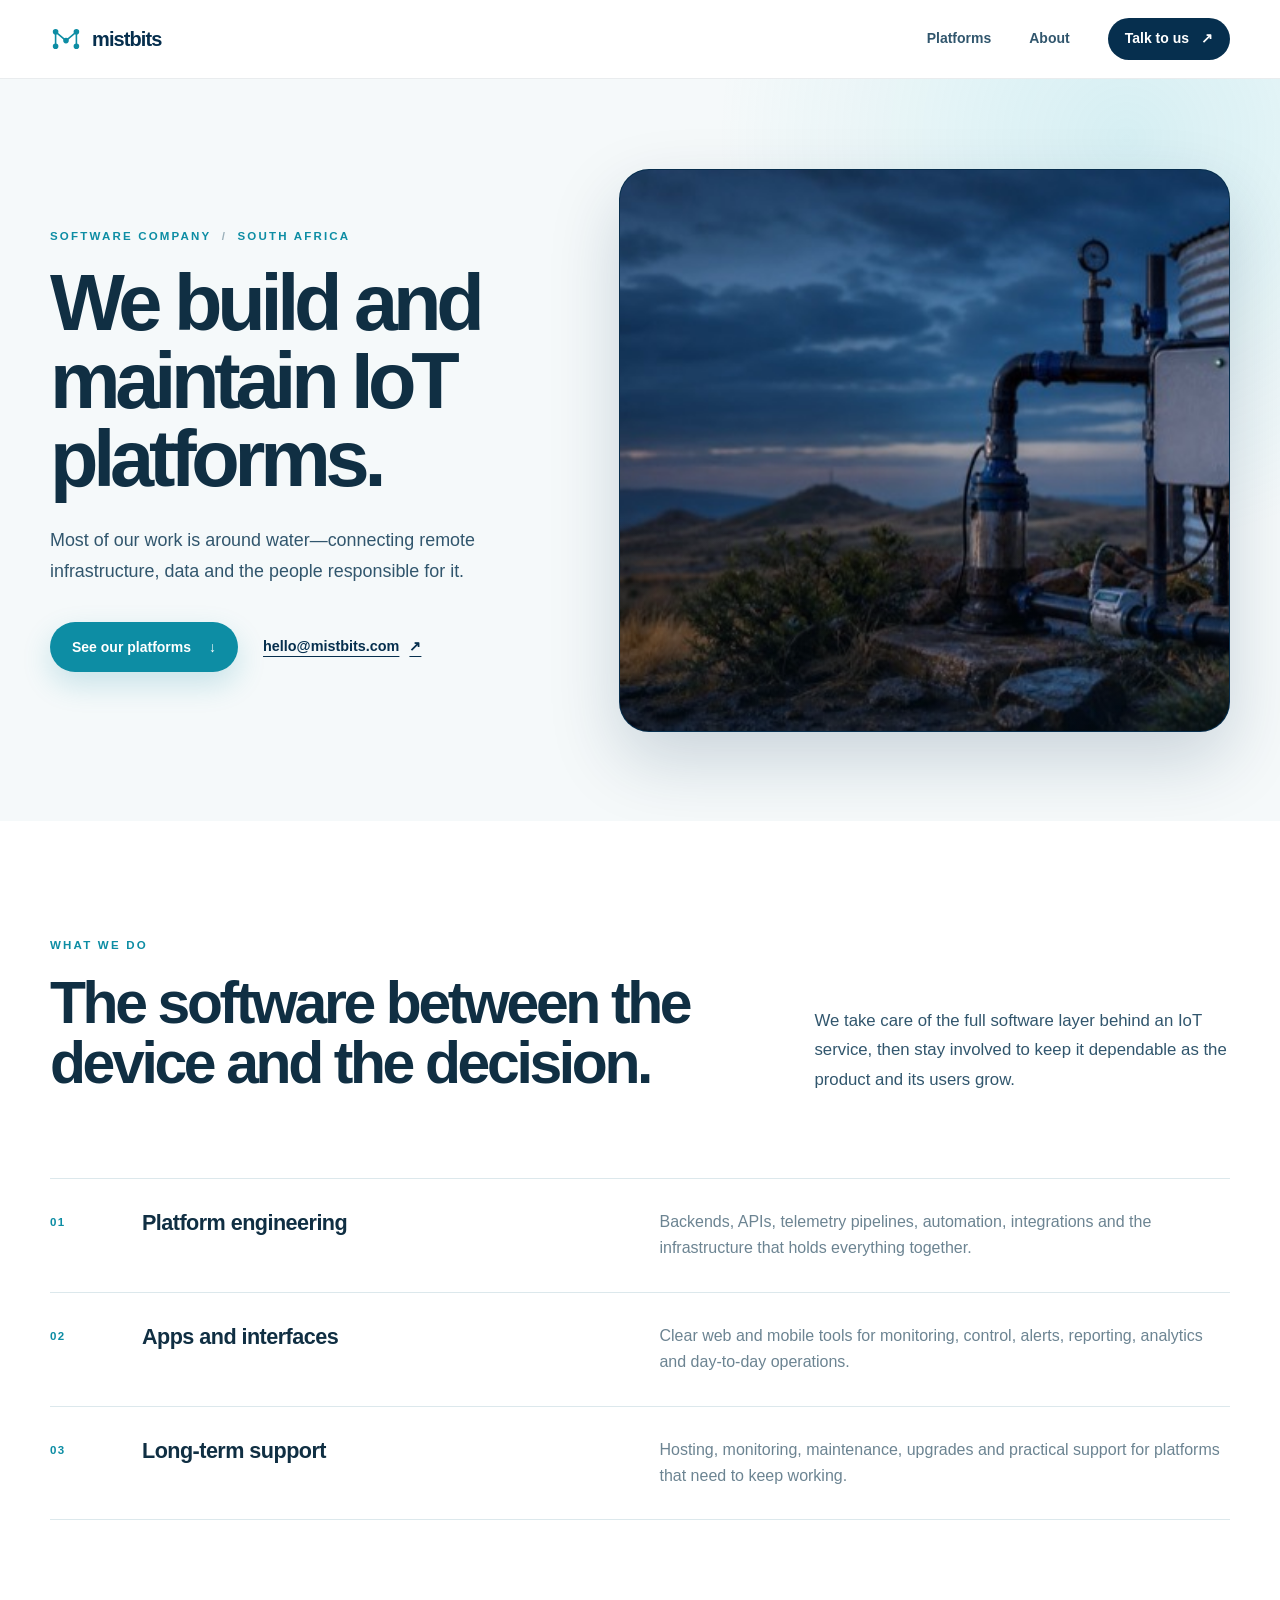
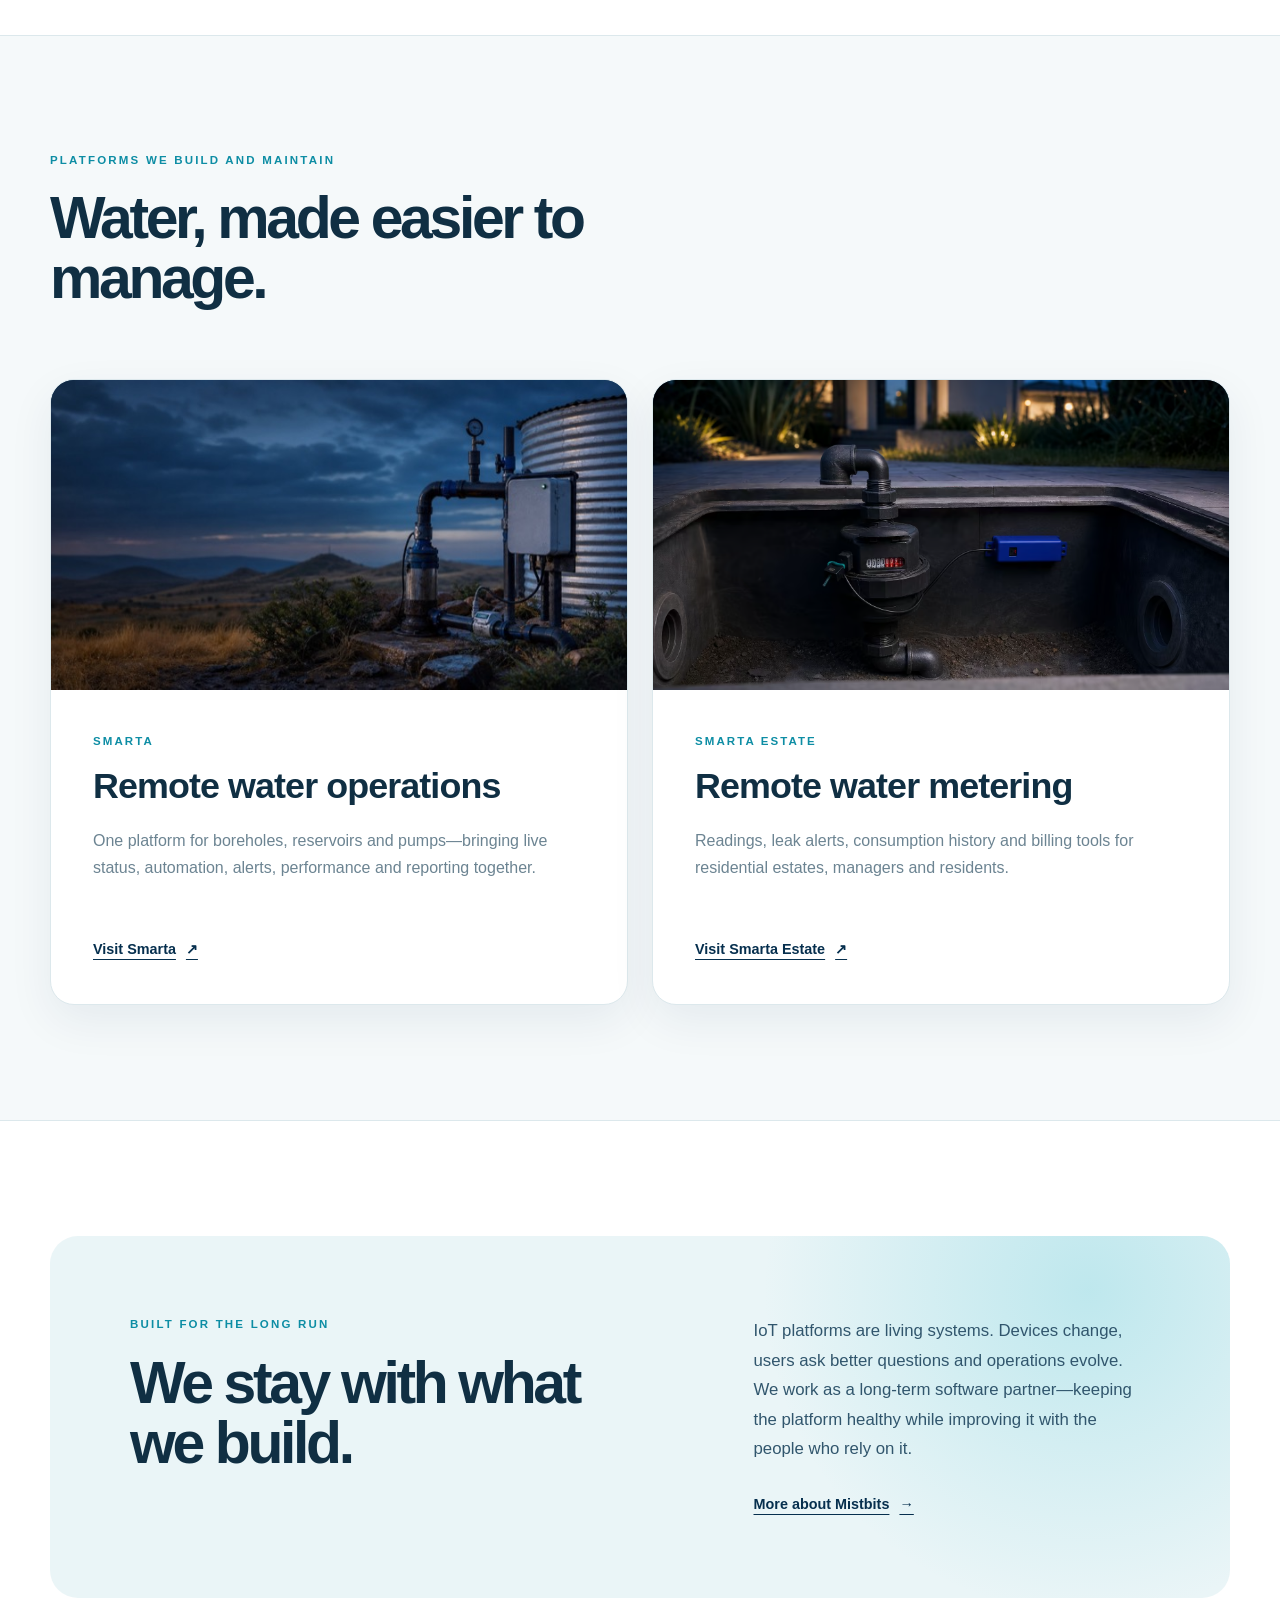
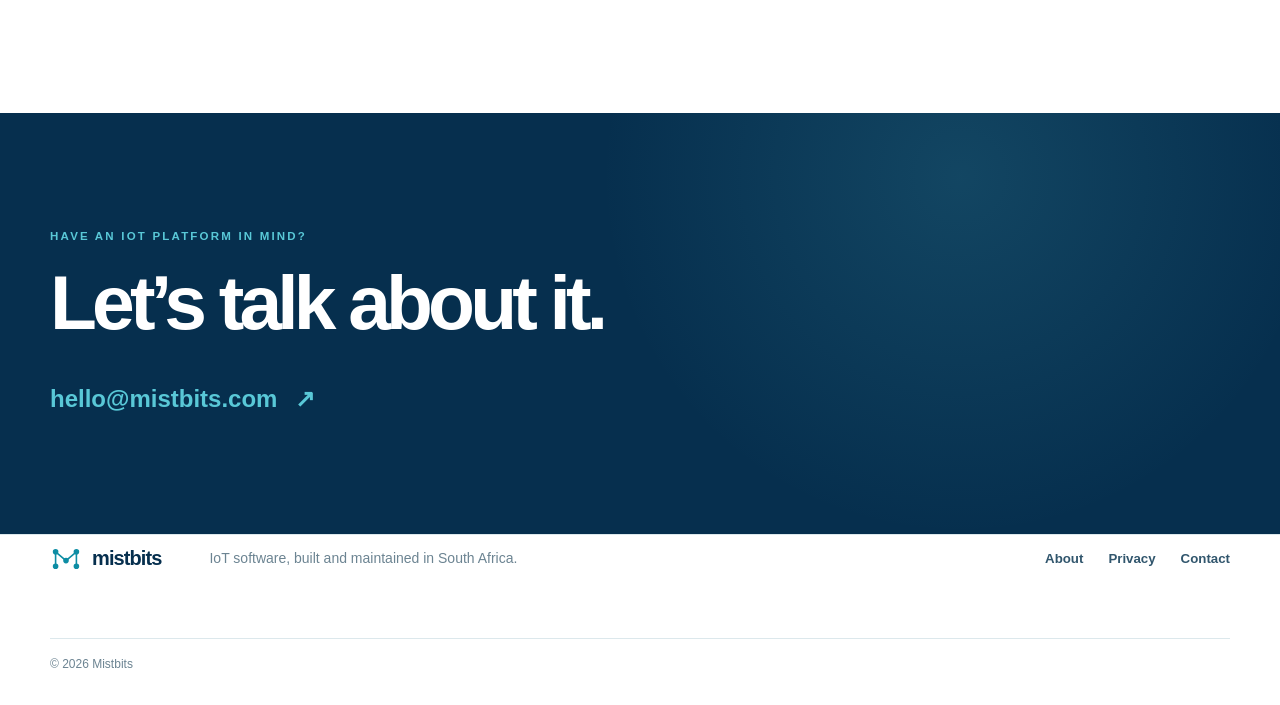
<file: index.html>
<!DOCTYPE html>
<html lang="en-ZA">
<head>
  <meta charset="UTF-8">
  <meta name="viewport" content="width=device-width, initial-scale=1.0">
  <meta name="description" content="Mistbits is a South African software company that designs, builds and maintains IoT platforms, with deep experience in water monitoring, control and metering.">
  <meta name="theme-color" content="#062f4e">
  <meta property="og:title" content="Mistbits — IoT platforms, built and maintained">
  <meta property="og:description" content="We design, build and maintain dependable IoT platforms, mostly around water.">
  <meta property="og:type" content="website">
  <meta property="og:url" content="https://www.mistbits.com/">
  <meta property="og:image" content="https://www.mistbits.com/assets/hero-water-1920.jpg">
  <title>Mistbits — IoT platforms, built and maintained</title>
  <link rel="canonical" href="https://www.mistbits.com/">
  <link rel="icon" href="favicon.ico" type="image/x-icon">
  <link rel="preload" as="image" href="assets/hero-water-768.jpg" media="(max-width: 768px)">
  <link rel="preload" as="image" href="assets/hero-water-1280.jpg" media="(min-width: 769px) and (max-width: 1300px)">
  <link rel="preload" as="image" href="assets/hero-water-1920.jpg" media="(min-width: 1301px)">
  <link rel="stylesheet" href="styles.css">
  <script type="application/ld+json">
    {
      "@context": "https://schema.org",
      "@type": "Organization",
      "name": "Mistbits",
      "url": "https://www.mistbits.com/",
      "email": "hello@mistbits.com",
      "description": "A South African software company that designs, builds and maintains IoT platforms, with deep experience in water.",
      "areaServed": {
        "@type": "Country",
        "name": "South Africa"
      },
      "knowsAbout": [
        "IoT platform development",
        "Water monitoring software",
        "Remote water metering",
        "Cloud applications"
      ]
    }
  </script>
</head>
<body>
  <a class="skip-link" href="#main-content">Skip to content</a>

  <header class="site-header">
    <div class="shell site-header__inner">
      <a class="brand" href="index.html" aria-label="Mistbits home">
        <svg class="brand__mark" viewBox="0 0 40 40" aria-hidden="true">
          <path d="M7 29V11l13 11 13-11v18"></path>
          <circle cx="7" cy="11" r="2.5"></circle>
          <circle cx="20" cy="22" r="2.5"></circle>
          <circle cx="33" cy="11" r="2.5"></circle>
          <circle cx="7" cy="29" r="2.5"></circle>
          <circle cx="33" cy="29" r="2.5"></circle>
        </svg>
        <span>mistbits</span>
      </a>

      <nav class="primary-nav" aria-label="Primary navigation">
        <a href="#platforms">Platforms</a>
        <a href="about.html">About</a>
        <a class="nav-contact" href="mailto:hello@mistbits.com">Talk to us <span aria-hidden="true">↗</span></a>
      </nav>
    </div>
  </header>

  <main id="main-content">
    <section class="hero">
      <div class="shell hero__grid">
        <div class="hero__copy">
          <p class="eyebrow">Software company <span aria-hidden="true">/</span> South Africa</p>
          <h1>We build and maintain IoT platforms.</h1>
          <p class="hero__lede">Most of our work is around water—connecting remote infrastructure, data and the people responsible for it.</p>
          <div class="button-row">
            <a class="button button--primary" href="#platforms">See our platforms <span aria-hidden="true">↓</span></a>
            <a class="text-link" href="mailto:hello@mistbits.com">hello@mistbits.com <span aria-hidden="true">↗</span></a>
          </div>
        </div>

        <div class="hero__visual">
          <picture>
            <source media="(max-width: 768px)" srcset="assets/hero-water-768.jpg">
            <source media="(max-width: 1300px)" srcset="assets/hero-water-1280.jpg">
            <img src="assets/hero-water-1920.jpg" alt="A remotely monitored borehole and water reservoir in the South African landscape" width="1862" height="845" fetchpriority="high">
          </picture>
        </div>
      </div>
    </section>

    <section class="section software-section" id="software">
      <div class="shell split-heading">
        <div>
          <p class="eyebrow">What we do</p>
          <h2>The software between the device and the decision.</h2>
        </div>
        <p class="section-intro">We take care of the full software layer behind an IoT service, then stay involved to keep it dependable as the product and its users grow.</p>
      </div>

      <div class="shell service-list">
        <article>
          <span>01</span>
          <div>
            <h3>Platform engineering</h3>
            <p>Backends, APIs, telemetry pipelines, automation, integrations and the infrastructure that holds everything together.</p>
          </div>
        </article>
        <article>
          <span>02</span>
          <div>
            <h3>Apps and interfaces</h3>
            <p>Clear web and mobile tools for monitoring, control, alerts, reporting, analytics and day-to-day operations.</p>
          </div>
        </article>
        <article>
          <span>03</span>
          <div>
            <h3>Long-term support</h3>
            <p>Hosting, monitoring, maintenance, upgrades and practical support for platforms that need to keep working.</p>
          </div>
        </article>
      </div>
    </section>

    <section class="section platform-section" id="platforms">
      <div class="shell section-heading">
        <p class="eyebrow">Platforms we build and maintain</p>
        <h2>Water, made easier to manage.</h2>
      </div>

      <div class="shell platform-grid">
        <article class="platform-card">
          <div class="platform-card__image platform-card__image--field">
            <picture>
              <source media="(max-width: 768px)" srcset="assets/hero-water-768.jpg">
              <img src="assets/hero-water-1280.jpg" alt="A connected borehole and reservoir system" width="1280" height="581" loading="lazy" decoding="async">
            </picture>
          </div>
          <div class="platform-card__body">
            <p class="platform-card__label">Smarta</p>
            <h3>Remote water operations</h3>
            <p>One platform for boreholes, reservoirs and pumps—bringing live status, automation, alerts, performance and reporting together.</p>
            <a class="text-link" href="https://www.smartaonline.app" target="_blank" rel="noopener noreferrer">Visit Smarta <span aria-hidden="true">↗</span></a>
          </div>
        </article>

        <article class="platform-card">
          <div class="platform-card__image">
            <picture>
              <source srcset="assets/smarta-estate-retrofit.avif" type="image/avif">
              <img src="assets/smarta-estate-retrofit.jpg" alt="A remote reading interface fitted to an existing household water meter" width="1672" height="941" loading="lazy" decoding="async">
            </picture>
          </div>
          <div class="platform-card__body">
            <p class="platform-card__label">Smarta Estate</p>
            <h3>Remote water metering</h3>
            <p>Readings, leak alerts, consumption history and billing tools for residential estates, managers and residents.</p>
            <a class="text-link" href="https://www.smartaestate.co.za" target="_blank" rel="noopener noreferrer">Visit Smarta Estate <span aria-hidden="true">↗</span></a>
          </div>
        </article>
      </div>
    </section>

    <section class="section partnership-section">
      <div class="shell partnership-card">
        <div>
          <p class="eyebrow">Built for the long run</p>
          <h2>We stay with what we build.</h2>
        </div>
        <div class="partnership-copy">
          <p>IoT platforms are living systems. Devices change, users ask better questions and operations evolve. We work as a long-term software partner—keeping the platform healthy while improving it with the people who rely on it.</p>
          <a class="text-link" href="about.html">More about Mistbits <span aria-hidden="true">→</span></a>
        </div>
      </div>
    </section>

    <section class="contact-section" id="contact">
      <div class="shell contact-section__inner">
        <p class="eyebrow">Have an IoT platform in mind?</p>
        <h2>Let’s talk about it.</h2>
        <a class="contact-email" href="mailto:hello@mistbits.com">hello@mistbits.com <span aria-hidden="true">↗</span></a>
      </div>
    </section>
  </main>

  <footer class="site-footer">
    <div class="shell site-footer__inner">
      <a class="brand" href="index.html" aria-label="Mistbits home">
        <svg class="brand__mark" viewBox="0 0 40 40" aria-hidden="true">
          <path d="M7 29V11l13 11 13-11v18"></path>
          <circle cx="7" cy="11" r="2.5"></circle><circle cx="20" cy="22" r="2.5"></circle><circle cx="33" cy="11" r="2.5"></circle><circle cx="7" cy="29" r="2.5"></circle><circle cx="33" cy="29" r="2.5"></circle>
        </svg>
        <span>mistbits</span>
      </a>
      <p>IoT software, built and maintained in South Africa.</p>
      <nav aria-label="Footer navigation">
        <a href="about.html">About</a>
        <a href="privacy-policy.html">Privacy</a>
        <a href="mailto:hello@mistbits.com">Contact</a>
      </nav>
      <span class="site-footer__copyright">© 2026 Mistbits</span>
    </div>
  </footer>
</body>
</html>
</file>
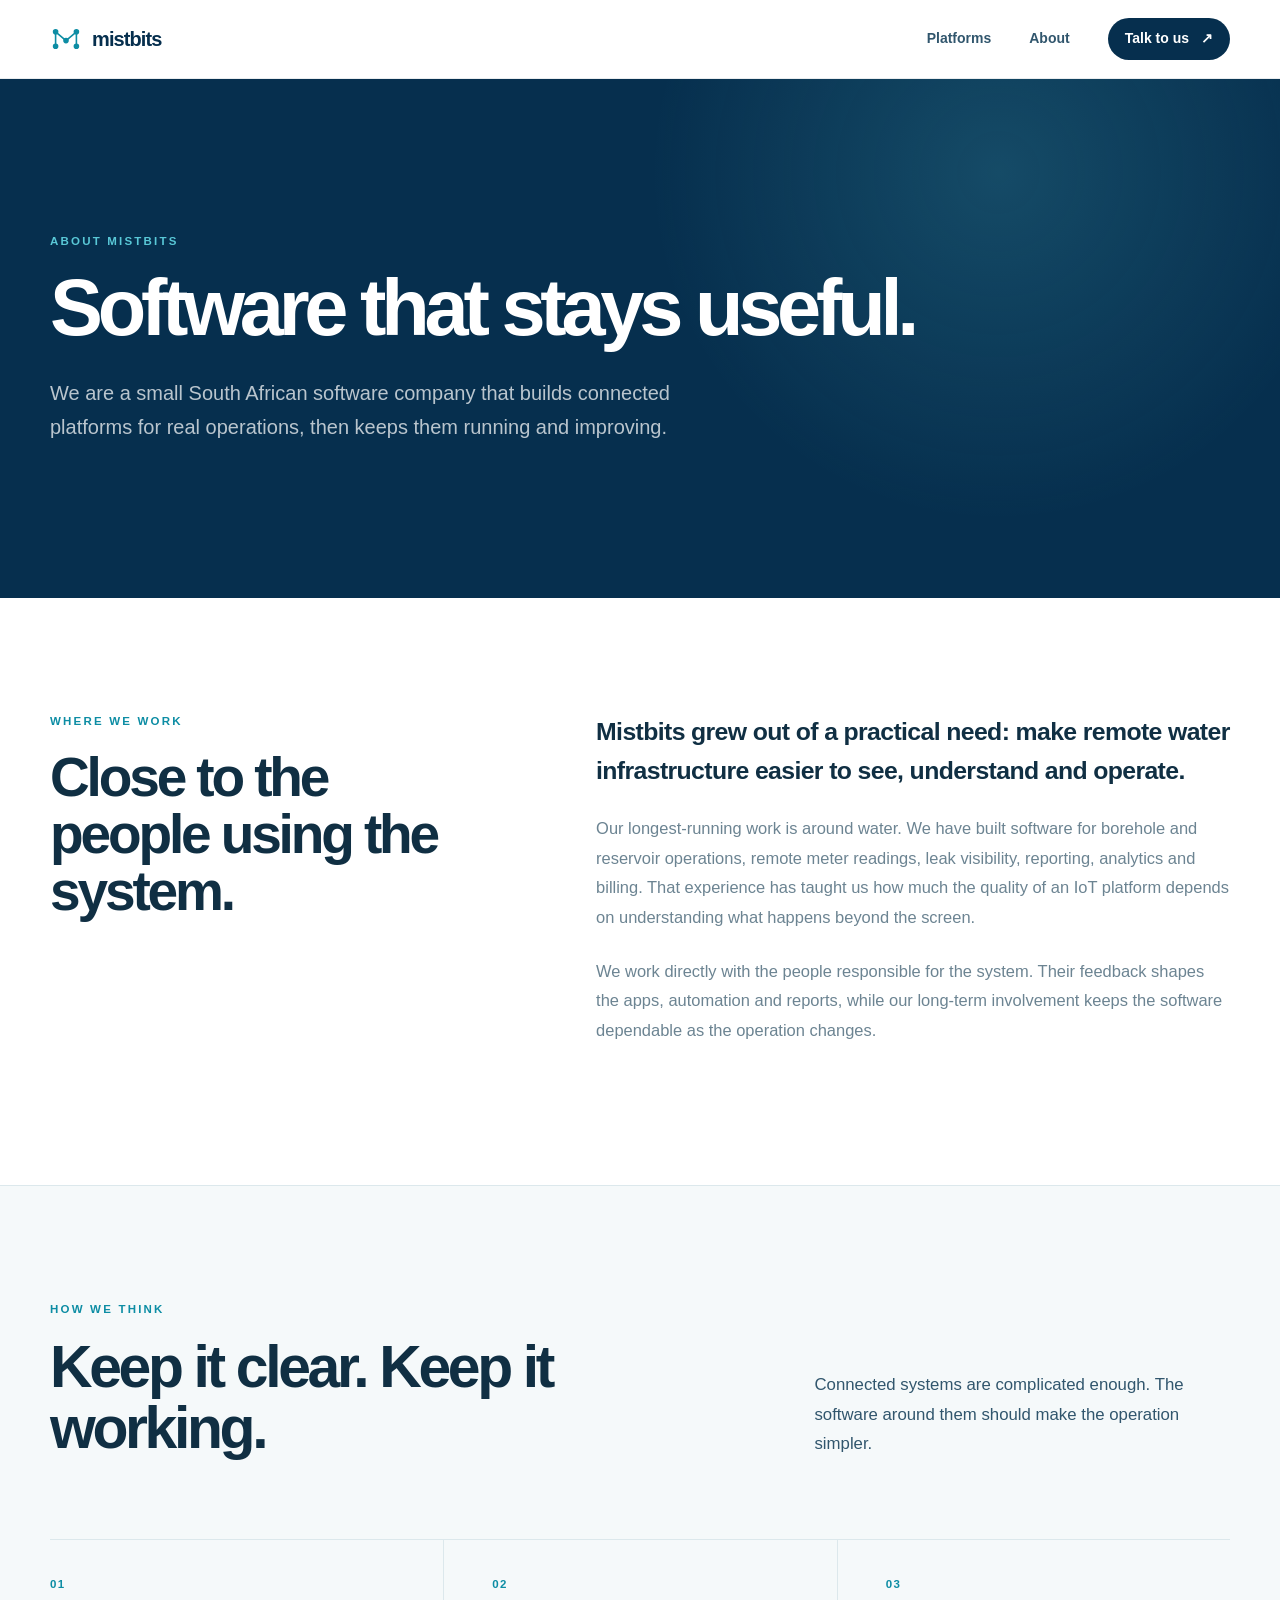
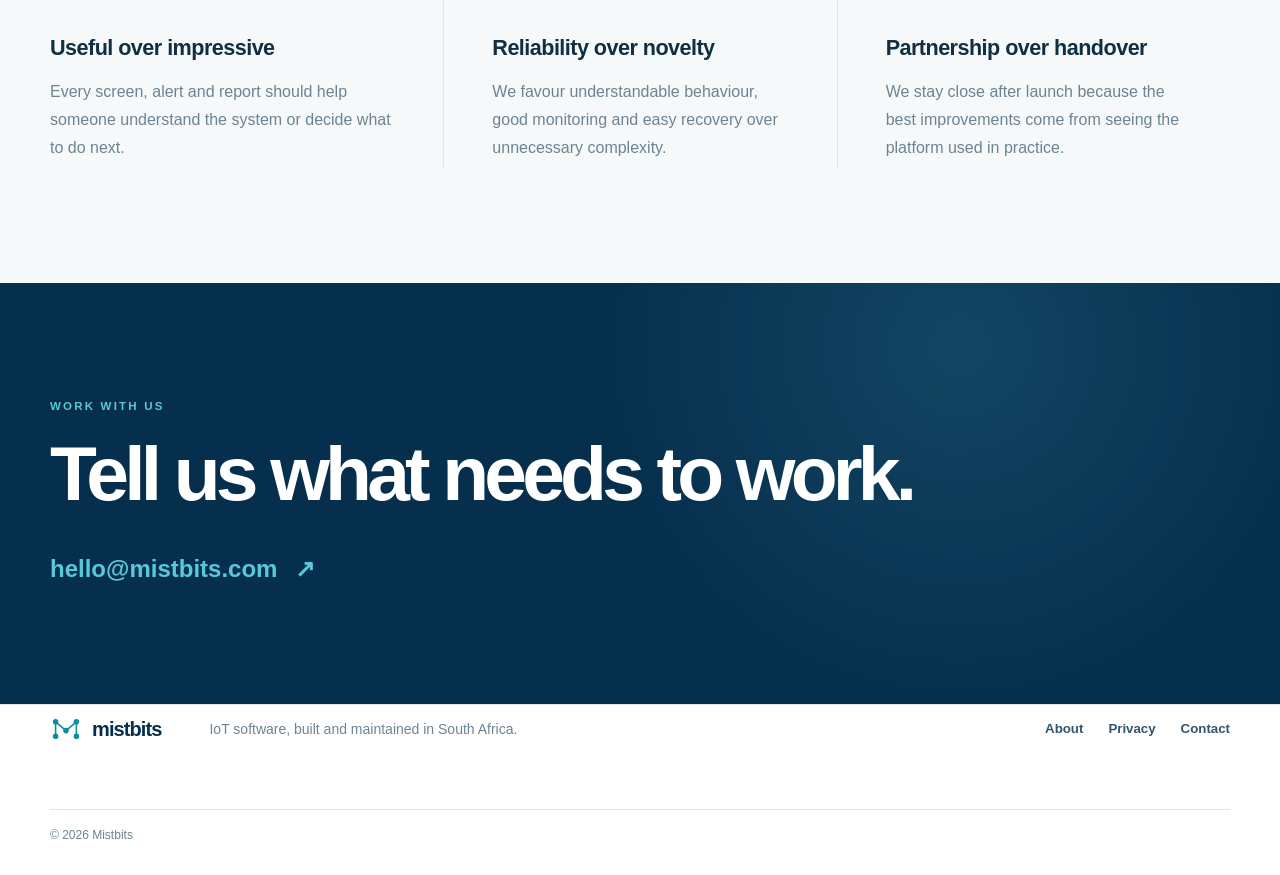
<file: about.html>
<!DOCTYPE html>
<html lang="en-ZA">
<head>
  <meta charset="UTF-8">
  <meta name="viewport" content="width=device-width, initial-scale=1.0">
  <meta name="description" content="Mistbits is a small South African software company that builds and maintains dependable IoT platforms, with deep experience in water.">
  <meta name="theme-color" content="#062f4e">
  <meta property="og:title" content="About Mistbits — Software that stays useful">
  <meta property="og:description" content="A long-term software partner for dependable IoT platforms.">
  <meta property="og:type" content="website">
  <meta property="og:url" content="https://www.mistbits.com/about.html">
  <meta property="og:image" content="https://www.mistbits.com/assets/hero-water-1920.jpg">
  <title>About Mistbits — Software that stays useful</title>
  <link rel="canonical" href="https://www.mistbits.com/about.html">
  <link rel="icon" href="favicon.ico" type="image/x-icon">
  <link rel="stylesheet" href="styles.css">
</head>
<body>
  <a class="skip-link" href="#main-content">Skip to content</a>

  <header class="site-header">
    <div class="shell site-header__inner">
      <a class="brand" href="index.html" aria-label="Mistbits home">
        <svg class="brand__mark" viewBox="0 0 40 40" aria-hidden="true">
          <path d="M7 29V11l13 11 13-11v18"></path>
          <circle cx="7" cy="11" r="2.5"></circle>
          <circle cx="20" cy="22" r="2.5"></circle>
          <circle cx="33" cy="11" r="2.5"></circle>
          <circle cx="7" cy="29" r="2.5"></circle>
          <circle cx="33" cy="29" r="2.5"></circle>
        </svg>
        <span>mistbits</span>
      </a>

      <nav class="primary-nav" aria-label="Primary navigation">
        <a href="index.html#platforms">Platforms</a>
        <a href="about.html" aria-current="page">About</a>
        <a class="nav-contact" href="mailto:hello@mistbits.com">Talk to us <span aria-hidden="true">↗</span></a>
      </nav>
    </div>
  </header>

  <main id="main-content">
    <section class="about-hero">
      <div class="shell about-hero__inner">
        <p class="eyebrow">About Mistbits</p>
        <h1>Software that stays useful.</h1>
        <p>We are a small South African software company that builds connected platforms for real operations, then keeps them running and improving.</p>
      </div>
    </section>

    <section class="section story-section">
      <div class="shell story-grid">
        <div>
          <p class="eyebrow">Where we work</p>
          <h2>Close to the people using the system.</h2>
        </div>
        <div class="story-copy">
          <p class="story-lead">Mistbits grew out of a practical need: make remote water infrastructure easier to see, understand and operate.</p>
          <p>Our longest-running work is around water. We have built software for borehole and reservoir operations, remote meter readings, leak visibility, reporting, analytics and billing. That experience has taught us how much the quality of an IoT platform depends on understanding what happens beyond the screen.</p>
          <p>We work directly with the people responsible for the system. Their feedback shapes the apps, automation and reports, while our long-term involvement keeps the software dependable as the operation changes.</p>
        </div>
      </div>
    </section>

    <section class="section principles-section">
      <div class="shell split-heading">
        <div>
          <p class="eyebrow">How we think</p>
          <h2>Keep it clear. Keep it working.</h2>
        </div>
        <p class="section-intro">Connected systems are complicated enough. The software around them should make the operation simpler.</p>
      </div>

      <div class="shell principle-list">
        <article>
          <span>01</span>
          <h3>Useful over impressive</h3>
          <p>Every screen, alert and report should help someone understand the system or decide what to do next.</p>
        </article>
        <article>
          <span>02</span>
          <h3>Reliability over novelty</h3>
          <p>We favour understandable behaviour, good monitoring and easy recovery over unnecessary complexity.</p>
        </article>
        <article>
          <span>03</span>
          <h3>Partnership over handover</h3>
          <p>We stay close after launch because the best improvements come from seeing the platform used in practice.</p>
        </article>
      </div>
    </section>

    <section class="contact-section">
      <div class="shell contact-section__inner">
        <p class="eyebrow">Work with us</p>
        <h2>Tell us what needs to work.</h2>
        <a class="contact-email" href="mailto:hello@mistbits.com">hello@mistbits.com <span aria-hidden="true">↗</span></a>
      </div>
    </section>
  </main>

  <footer class="site-footer">
    <div class="shell site-footer__inner">
      <a class="brand" href="index.html" aria-label="Mistbits home">
        <svg class="brand__mark" viewBox="0 0 40 40" aria-hidden="true">
          <path d="M7 29V11l13 11 13-11v18"></path>
          <circle cx="7" cy="11" r="2.5"></circle><circle cx="20" cy="22" r="2.5"></circle><circle cx="33" cy="11" r="2.5"></circle><circle cx="7" cy="29" r="2.5"></circle><circle cx="33" cy="29" r="2.5"></circle>
        </svg>
        <span>mistbits</span>
      </a>
      <p>IoT software, built and maintained in South Africa.</p>
      <nav aria-label="Footer navigation">
        <a href="about.html">About</a>
        <a href="privacy-policy.html">Privacy</a>
        <a href="mailto:hello@mistbits.com">Contact</a>
      </nav>
      <span class="site-footer__copyright">© 2026 Mistbits</span>
    </div>
  </footer>
</body>
</html>
</file>
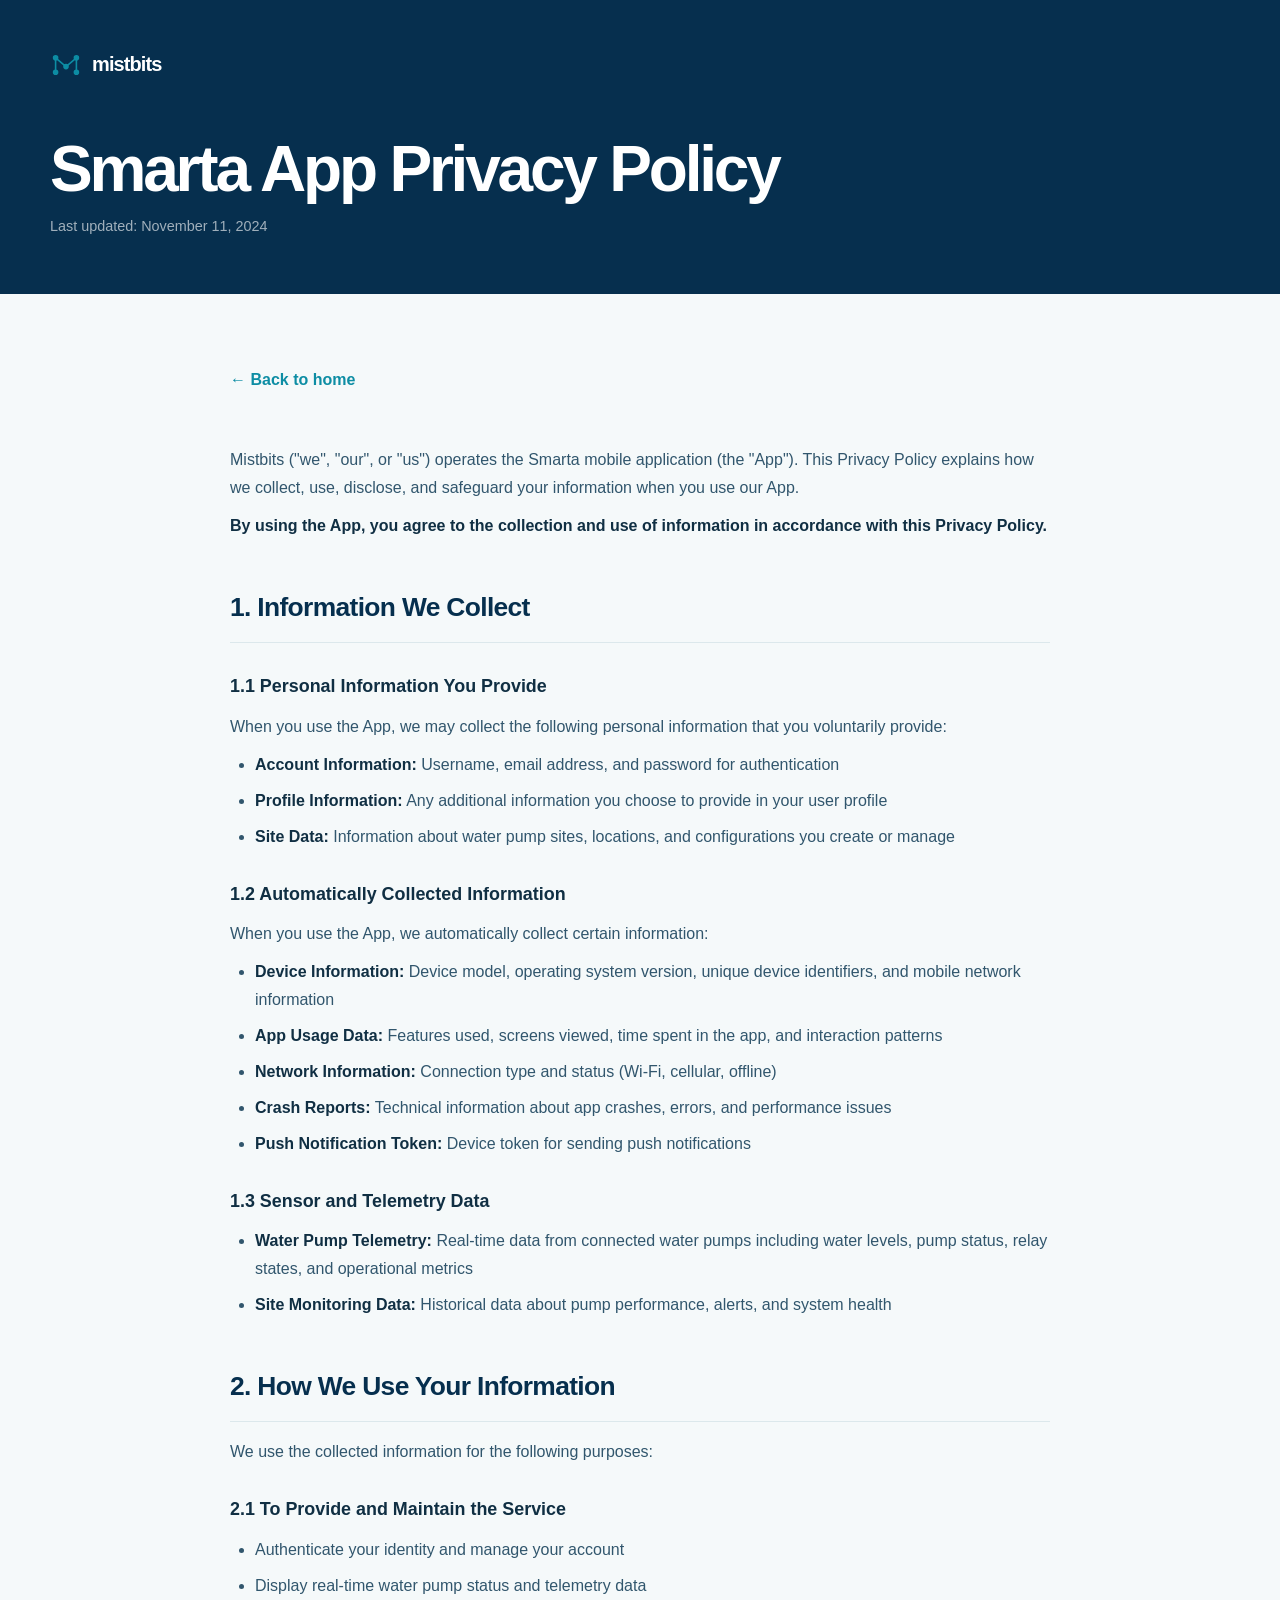
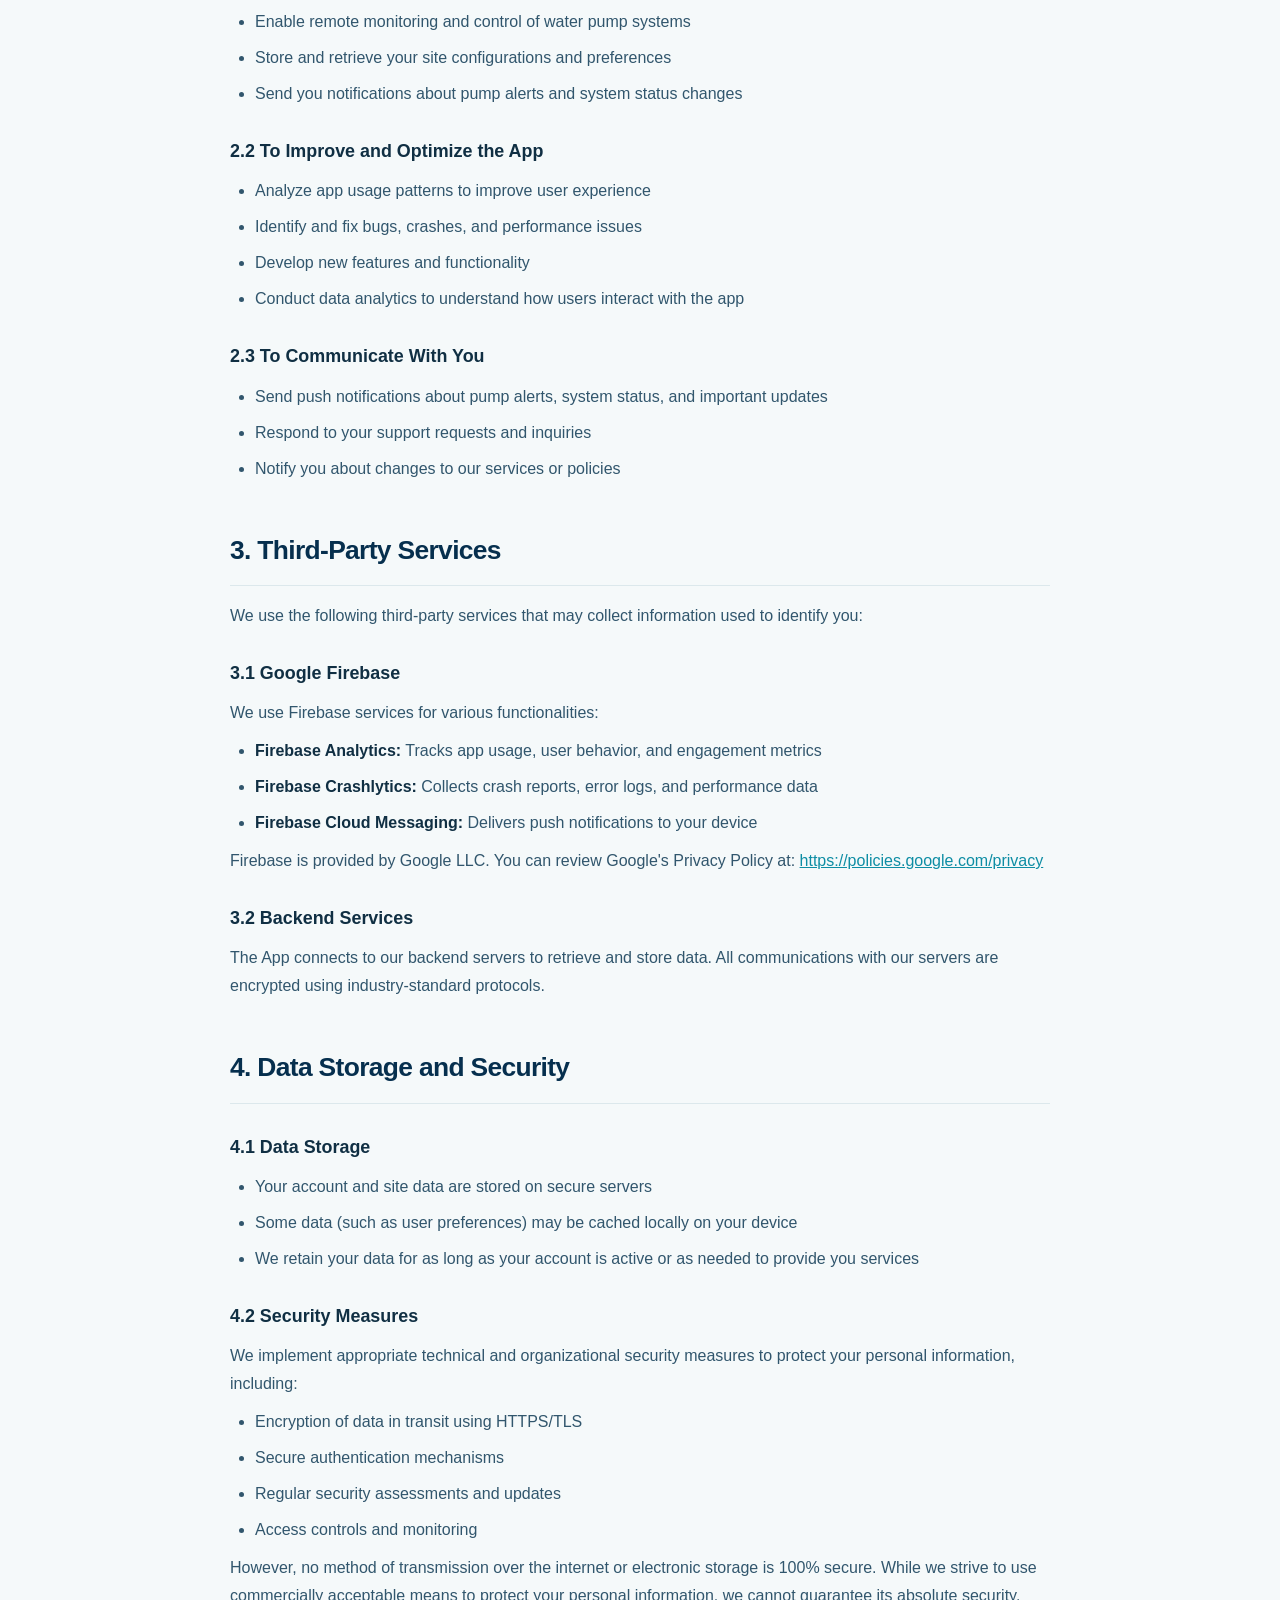
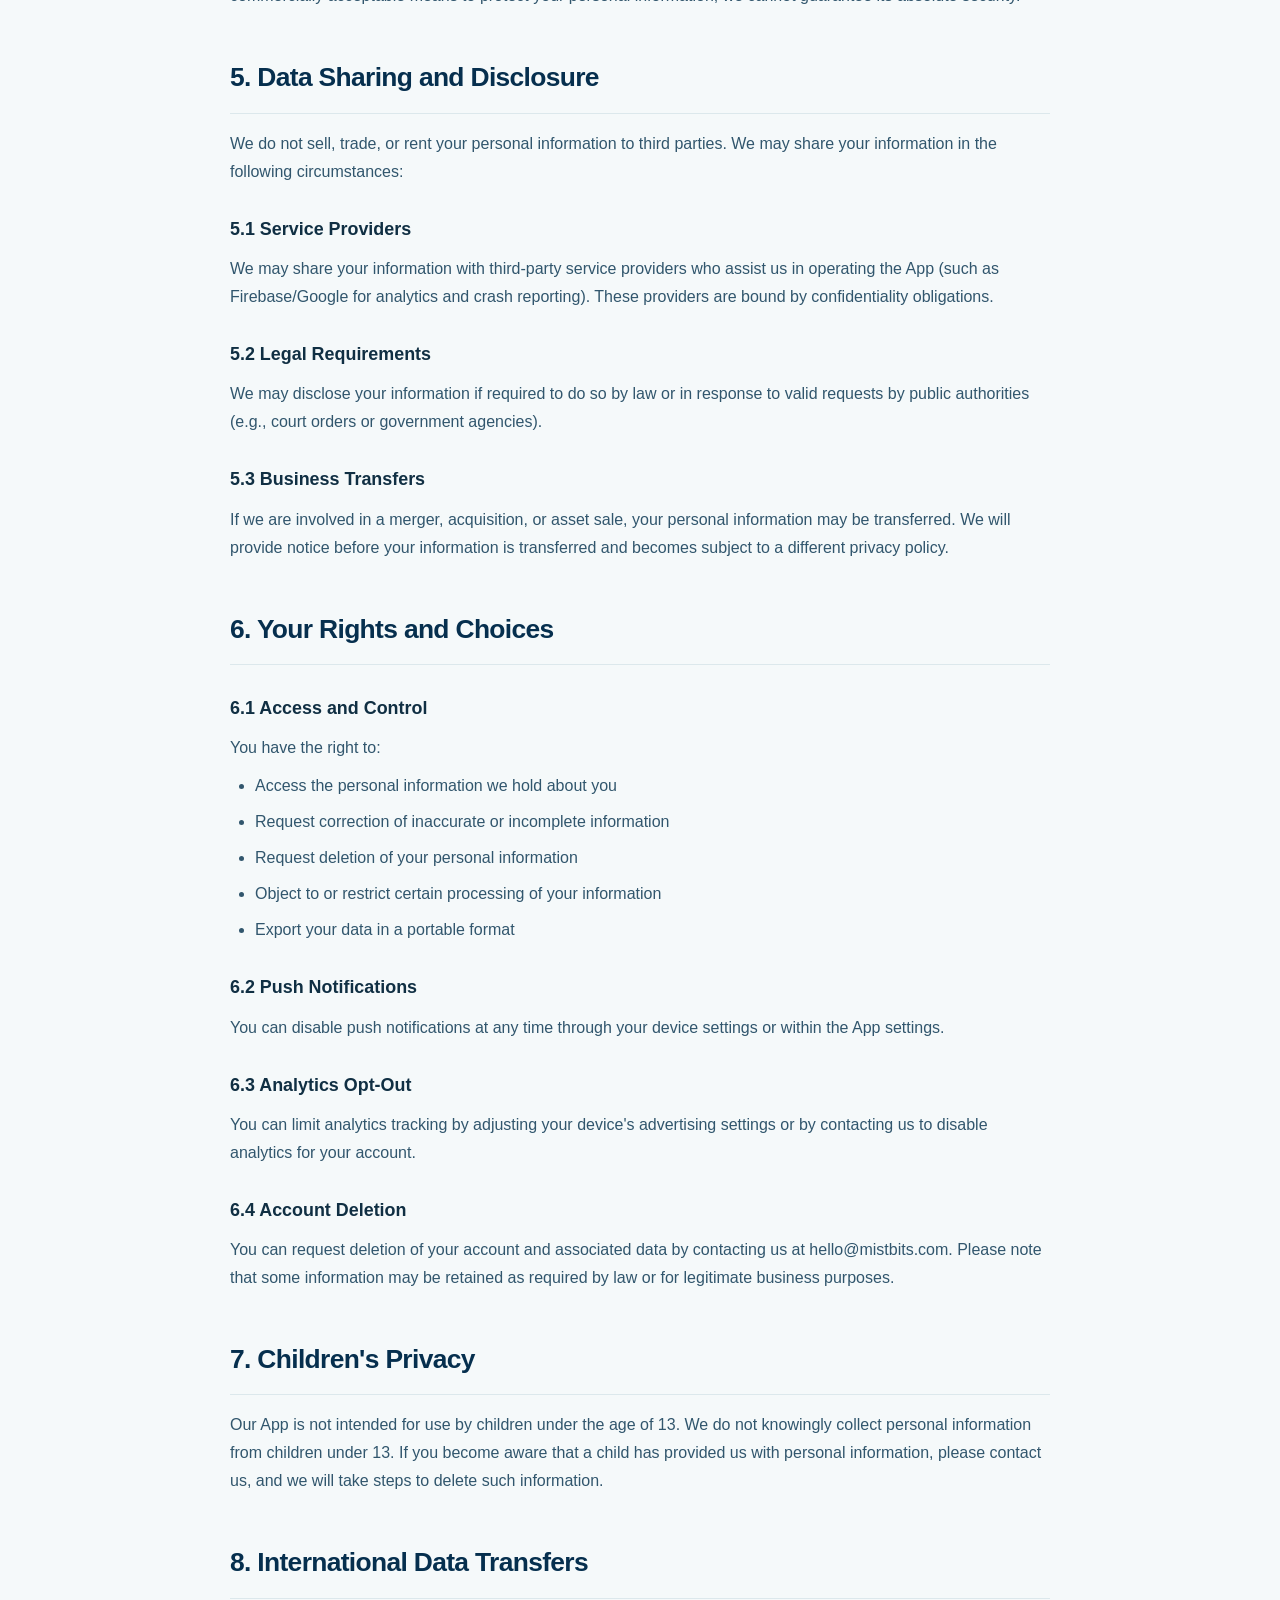
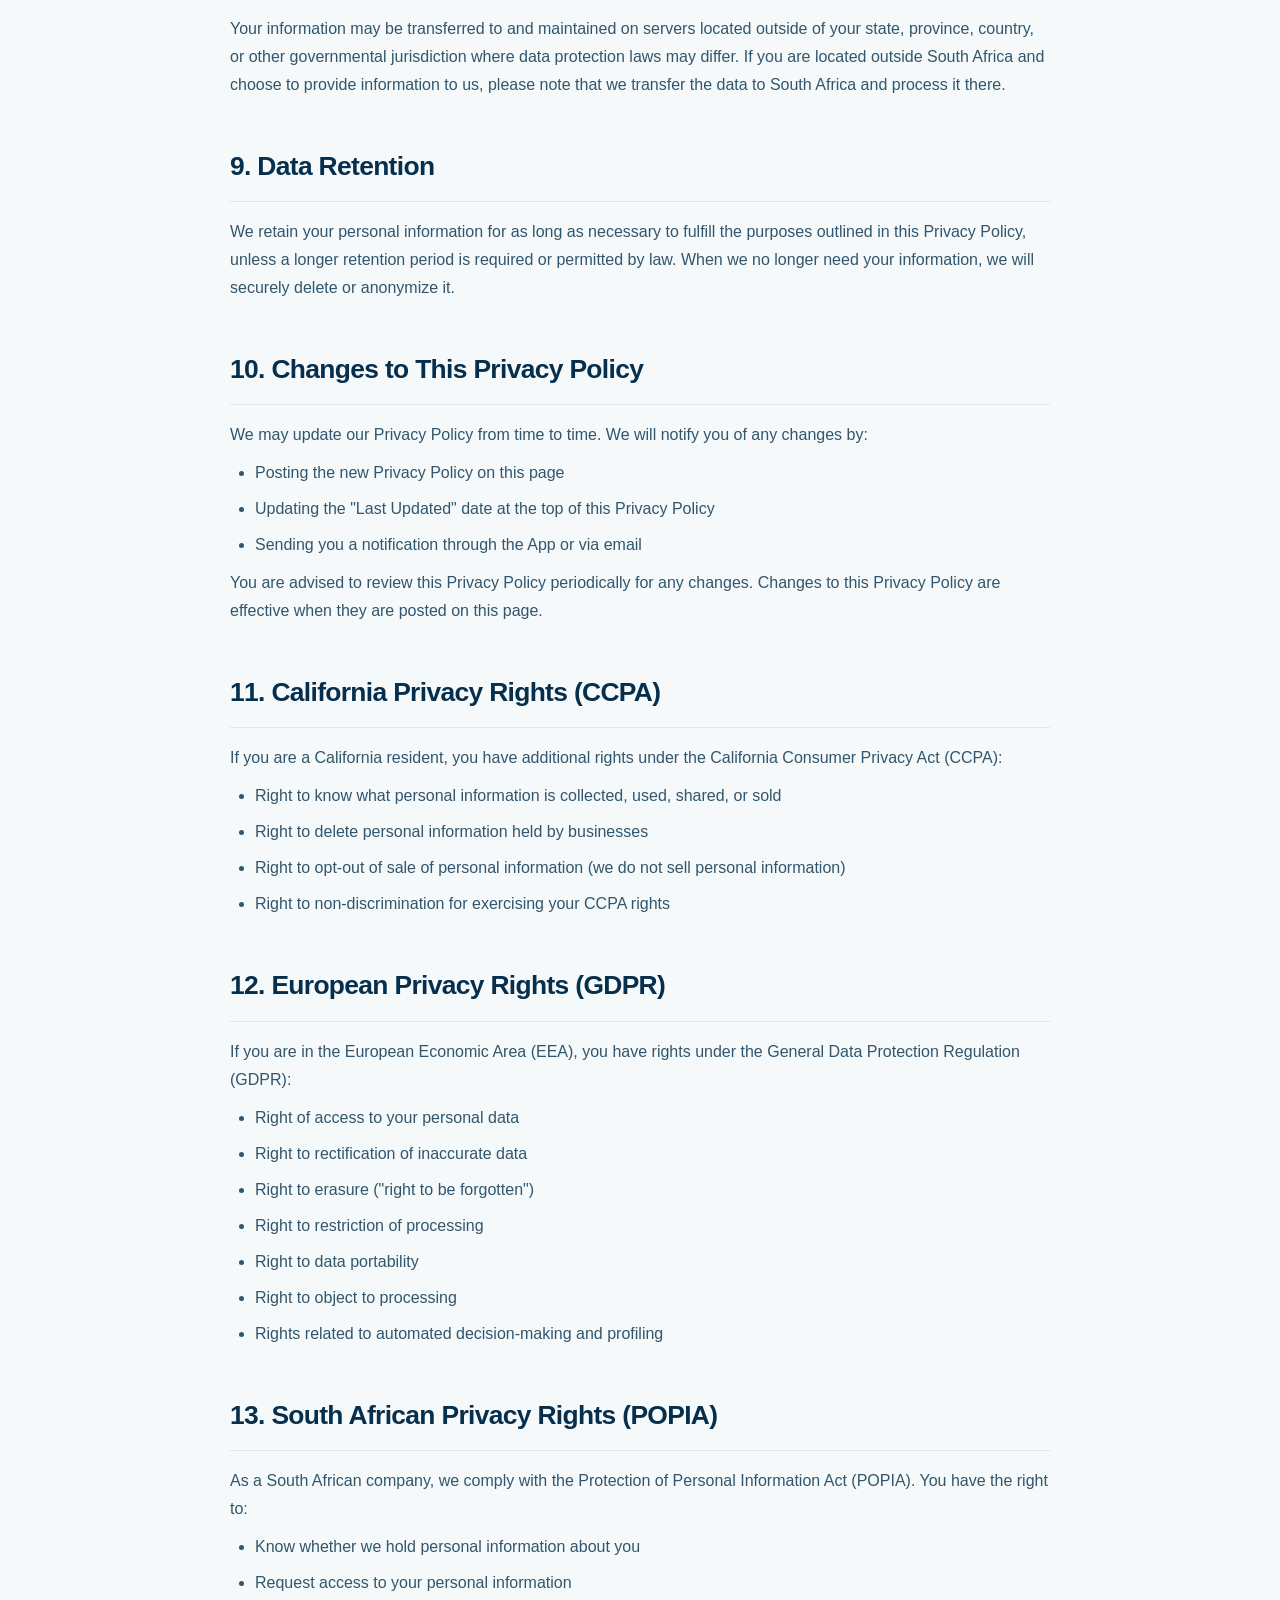
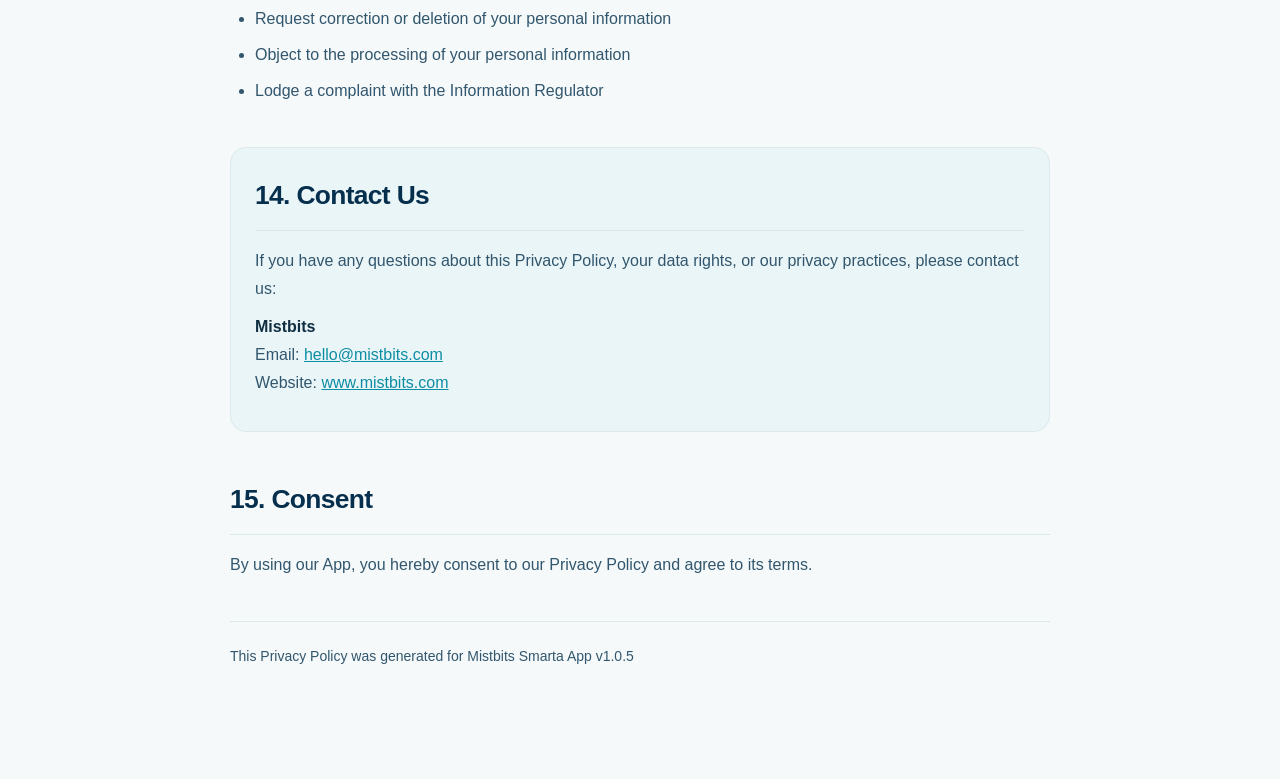
<file: privacy-policy.html>
<!DOCTYPE html>
<html lang="en">
<head>
  <meta charset="UTF-8" />
  <meta name="viewport" content="width=device-width, initial-scale=1.0"/>
  <title>Privacy Policy - Mistbits</title>
  <style>
    body {
      margin: 0;
      padding: 0;
      background: #2d7bb4 url('bg-1920.jpg') no-repeat center center fixed;
      background-size: cover;
      font-family: Arial, sans-serif;
      color: white;
      background-image: url('bg-1920.webp');
    }

    @media (max-width: 1300px) {
      body { background-image: url('bg-1280.webp'); }
    }

    @media (max-width: 800px) {
      body {
        background-image: url('bg-640.webp');
        background-attachment: scroll;
      }
    }

    .container {
      background: rgba(0, 0, 0, 0.85);
      max-width: 900px;
      margin: 40px auto;
      padding: 40px;
      border-radius: 10px;
      line-height: 1.6;
    }

    h1 {
      font-size: 2.5em;
      margin: 0 0 10px 0;
      color: white;
    }

    h2 {
      font-size: 1.8em;
      margin: 30px 0 15px 0;
      color: #7ec9ff;
      border-bottom: 2px solid #7ec9ff;
      padding-bottom: 5px;
    }

    h3 {
      font-size: 1.3em;
      margin: 20px 0 10px 0;
      color: #a8d8ff;
    }

    p {
      margin: 10px 0;
    }

    ul {
      margin: 10px 0;
      padding-left: 25px;
    }

    li {
      margin: 8px 0;
    }

    .last-updated {
      font-size: 0.9em;
      color: #ccc;
      margin-bottom: 30px;
    }

    .back-link {
      display: inline-block;
      margin-bottom: 20px;
      padding: 8px 16px;
      background: transparent;
      border: 1px solid white;
      color: white;
      border-radius: 5px;
      text-decoration: none;
    }

    .back-link:hover {
      background: rgba(255, 255, 255, 0.1);
    }

    .contact-box {
      background: rgba(126, 201, 255, 0.2);
      border: 1px solid #7ec9ff;
      padding: 20px;
      border-radius: 5px;
      margin: 20px 0;
    }

    strong {
      color: #a8d8ff;
    }

    @media (max-width: 800px) {
      .container {
        margin: 20px;
        padding: 25px;
      }

      h1 {
        font-size: 2em;
      }

      h2 {
        font-size: 1.5em;
      }
    }
  </style>
  <link rel="icon" href="favicon.ico" type="image/x-icon">
  <link rel="stylesheet" href="styles.css">
</head>
<body class="legal-page">
  <header class="legal-header">
    <div class="shell">
      <a class="brand" href="index.html" aria-label="Mistbits home">
        <svg class="brand__mark" viewBox="0 0 40 40" aria-hidden="true">
          <path d="M7 29V11l13 11 13-11v18"></path>
          <circle cx="7" cy="11" r="2.5"></circle><circle cx="20" cy="22" r="2.5"></circle><circle cx="33" cy="11" r="2.5"></circle><circle cx="7" cy="29" r="2.5"></circle><circle cx="33" cy="29" r="2.5"></circle>
        </svg>
        <span>mistbits</span>
      </a>
      <h1>Smarta App Privacy Policy</h1>
      <div class="last-updated">Last updated: November 11, 2024</div>
    </div>
  </header>

  <main class="legal-container">
    <a href="index.html" class="legal-back">&larr; Back to home</a>

    <p>Mistbits ("we", "our", or "us") operates the Smarta mobile application (the "App"). This Privacy Policy explains how we collect, use, disclose, and safeguard your information when you use our App.</p>

    <p><strong>By using the App, you agree to the collection and use of information in accordance with this Privacy Policy.</strong></p>

    <h2>1. Information We Collect</h2>

    <h3>1.1 Personal Information You Provide</h3>
    <p>When you use the App, we may collect the following personal information that you voluntarily provide:</p>
    <ul>
      <li><strong>Account Information:</strong> Username, email address, and password for authentication</li>
      <li><strong>Profile Information:</strong> Any additional information you choose to provide in your user profile</li>
      <li><strong>Site Data:</strong> Information about water pump sites, locations, and configurations you create or manage</li>
    </ul>

    <h3>1.2 Automatically Collected Information</h3>
    <p>When you use the App, we automatically collect certain information:</p>
    <ul>
      <li><strong>Device Information:</strong> Device model, operating system version, unique device identifiers, and mobile network information</li>
      <li><strong>App Usage Data:</strong> Features used, screens viewed, time spent in the app, and interaction patterns</li>
      <li><strong>Network Information:</strong> Connection type and status (Wi-Fi, cellular, offline)</li>
      <li><strong>Crash Reports:</strong> Technical information about app crashes, errors, and performance issues</li>
      <li><strong>Push Notification Token:</strong> Device token for sending push notifications</li>
    </ul>

    <h3>1.3 Sensor and Telemetry Data</h3>
    <ul>
      <li><strong>Water Pump Telemetry:</strong> Real-time data from connected water pumps including water levels, pump status, relay states, and operational metrics</li>
      <li><strong>Site Monitoring Data:</strong> Historical data about pump performance, alerts, and system health</li>
    </ul>

    <h2>2. How We Use Your Information</h2>

    <p>We use the collected information for the following purposes:</p>

    <h3>2.1 To Provide and Maintain the Service</h3>
    <ul>
      <li>Authenticate your identity and manage your account</li>
      <li>Display real-time water pump status and telemetry data</li>
      <li>Enable remote monitoring and control of water pump systems</li>
      <li>Store and retrieve your site configurations and preferences</li>
      <li>Send you notifications about pump alerts and system status changes</li>
    </ul>

    <h3>2.2 To Improve and Optimize the App</h3>
    <ul>
      <li>Analyze app usage patterns to improve user experience</li>
      <li>Identify and fix bugs, crashes, and performance issues</li>
      <li>Develop new features and functionality</li>
      <li>Conduct data analytics to understand how users interact with the app</li>
    </ul>

    <h3>2.3 To Communicate With You</h3>
    <ul>
      <li>Send push notifications about pump alerts, system status, and important updates</li>
      <li>Respond to your support requests and inquiries</li>
      <li>Notify you about changes to our services or policies</li>
    </ul>

    <h2>3. Third-Party Services</h2>

    <p>We use the following third-party services that may collect information used to identify you:</p>

    <h3>3.1 Google Firebase</h3>
    <p>We use Firebase services for various functionalities:</p>
    <ul>
      <li><strong>Firebase Analytics:</strong> Tracks app usage, user behavior, and engagement metrics</li>
      <li><strong>Firebase Crashlytics:</strong> Collects crash reports, error logs, and performance data</li>
      <li><strong>Firebase Cloud Messaging:</strong> Delivers push notifications to your device</li>
    </ul>
    <p>Firebase is provided by Google LLC. You can review Google's Privacy Policy at: <a href="https://policies.google.com/privacy">https://policies.google.com/privacy</a></p>

    <h3>3.2 Backend Services</h3>
    <p>The App connects to our backend servers to retrieve and store data. All communications with our servers are encrypted using industry-standard protocols.</p>

    <h2>4. Data Storage and Security</h2>

    <h3>4.1 Data Storage</h3>
    <ul>
      <li>Your account and site data are stored on secure servers</li>
      <li>Some data (such as user preferences) may be cached locally on your device</li>
      <li>We retain your data for as long as your account is active or as needed to provide you services</li>
    </ul>

    <h3>4.2 Security Measures</h3>
    <p>We implement appropriate technical and organizational security measures to protect your personal information, including:</p>
    <ul>
      <li>Encryption of data in transit using HTTPS/TLS</li>
      <li>Secure authentication mechanisms</li>
      <li>Regular security assessments and updates</li>
      <li>Access controls and monitoring</li>
    </ul>
    <p>However, no method of transmission over the internet or electronic storage is 100% secure. While we strive to use commercially acceptable means to protect your personal information, we cannot guarantee its absolute security.</p>

    <h2>5. Data Sharing and Disclosure</h2>

    <p>We do not sell, trade, or rent your personal information to third parties. We may share your information in the following circumstances:</p>

    <h3>5.1 Service Providers</h3>
    <p>We may share your information with third-party service providers who assist us in operating the App (such as Firebase/Google for analytics and crash reporting). These providers are bound by confidentiality obligations.</p>

    <h3>5.2 Legal Requirements</h3>
    <p>We may disclose your information if required to do so by law or in response to valid requests by public authorities (e.g., court orders or government agencies).</p>

    <h3>5.3 Business Transfers</h3>
    <p>If we are involved in a merger, acquisition, or asset sale, your personal information may be transferred. We will provide notice before your information is transferred and becomes subject to a different privacy policy.</p>

    <h2>6. Your Rights and Choices</h2>

    <h3>6.1 Access and Control</h3>
    <p>You have the right to:</p>
    <ul>
      <li>Access the personal information we hold about you</li>
      <li>Request correction of inaccurate or incomplete information</li>
      <li>Request deletion of your personal information</li>
      <li>Object to or restrict certain processing of your information</li>
      <li>Export your data in a portable format</li>
    </ul>

    <h3>6.2 Push Notifications</h3>
    <p>You can disable push notifications at any time through your device settings or within the App settings.</p>

    <h3>6.3 Analytics Opt-Out</h3>
    <p>You can limit analytics tracking by adjusting your device's advertising settings or by contacting us to disable analytics for your account.</p>

    <h3>6.4 Account Deletion</h3>
    <p>You can request deletion of your account and associated data by contacting us at hello@mistbits.com. Please note that some information may be retained as required by law or for legitimate business purposes.</p>

    <h2>7. Children's Privacy</h2>

    <p>Our App is not intended for use by children under the age of 13. We do not knowingly collect personal information from children under 13. If you become aware that a child has provided us with personal information, please contact us, and we will take steps to delete such information.</p>

    <h2>8. International Data Transfers</h2>

    <p>Your information may be transferred to and maintained on servers located outside of your state, province, country, or other governmental jurisdiction where data protection laws may differ. If you are located outside South Africa and choose to provide information to us, please note that we transfer the data to South Africa and process it there.</p>

    <h2>9. Data Retention</h2>

    <p>We retain your personal information for as long as necessary to fulfill the purposes outlined in this Privacy Policy, unless a longer retention period is required or permitted by law. When we no longer need your information, we will securely delete or anonymize it.</p>

    <h2>10. Changes to This Privacy Policy</h2>

    <p>We may update our Privacy Policy from time to time. We will notify you of any changes by:</p>
    <ul>
      <li>Posting the new Privacy Policy on this page</li>
      <li>Updating the "Last Updated" date at the top of this Privacy Policy</li>
      <li>Sending you a notification through the App or via email</li>
    </ul>
    <p>You are advised to review this Privacy Policy periodically for any changes. Changes to this Privacy Policy are effective when they are posted on this page.</p>

    <h2>11. California Privacy Rights (CCPA)</h2>

    <p>If you are a California resident, you have additional rights under the California Consumer Privacy Act (CCPA):</p>
    <ul>
      <li>Right to know what personal information is collected, used, shared, or sold</li>
      <li>Right to delete personal information held by businesses</li>
      <li>Right to opt-out of sale of personal information (we do not sell personal information)</li>
      <li>Right to non-discrimination for exercising your CCPA rights</li>
    </ul>

    <h2>12. European Privacy Rights (GDPR)</h2>

    <p>If you are in the European Economic Area (EEA), you have rights under the General Data Protection Regulation (GDPR):</p>
    <ul>
      <li>Right of access to your personal data</li>
      <li>Right to rectification of inaccurate data</li>
      <li>Right to erasure ("right to be forgotten")</li>
      <li>Right to restriction of processing</li>
      <li>Right to data portability</li>
      <li>Right to object to processing</li>
      <li>Rights related to automated decision-making and profiling</li>
    </ul>

    <h2>13. South African Privacy Rights (POPIA)</h2>

    <p>As a South African company, we comply with the Protection of Personal Information Act (POPIA). You have the right to:</p>
    <ul>
      <li>Know whether we hold personal information about you</li>
      <li>Request access to your personal information</li>
      <li>Request correction or deletion of your personal information</li>
      <li>Object to the processing of your personal information</li>
      <li>Lodge a complaint with the Information Regulator</li>
    </ul>

    <div class="contact-box">
      <h2>14. Contact Us</h2>
      <p>If you have any questions about this Privacy Policy, your data rights, or our privacy practices, please contact us:</p>
      <p>
        <strong>Mistbits</strong><br>
        Email: <a href="mailto:hello@mistbits.com">hello@mistbits.com</a><br>
        Website: <a href="https://www.mistbits.com">www.mistbits.com</a>
      </p>
    </div>

    <h2>15. Consent</h2>

    <p>By using our App, you hereby consent to our Privacy Policy and agree to its terms.</p>

    <p class="legal-note">This Privacy Policy was generated for Mistbits Smarta App v1.0.5</p>
  </main>
</body>
</html>
</file>
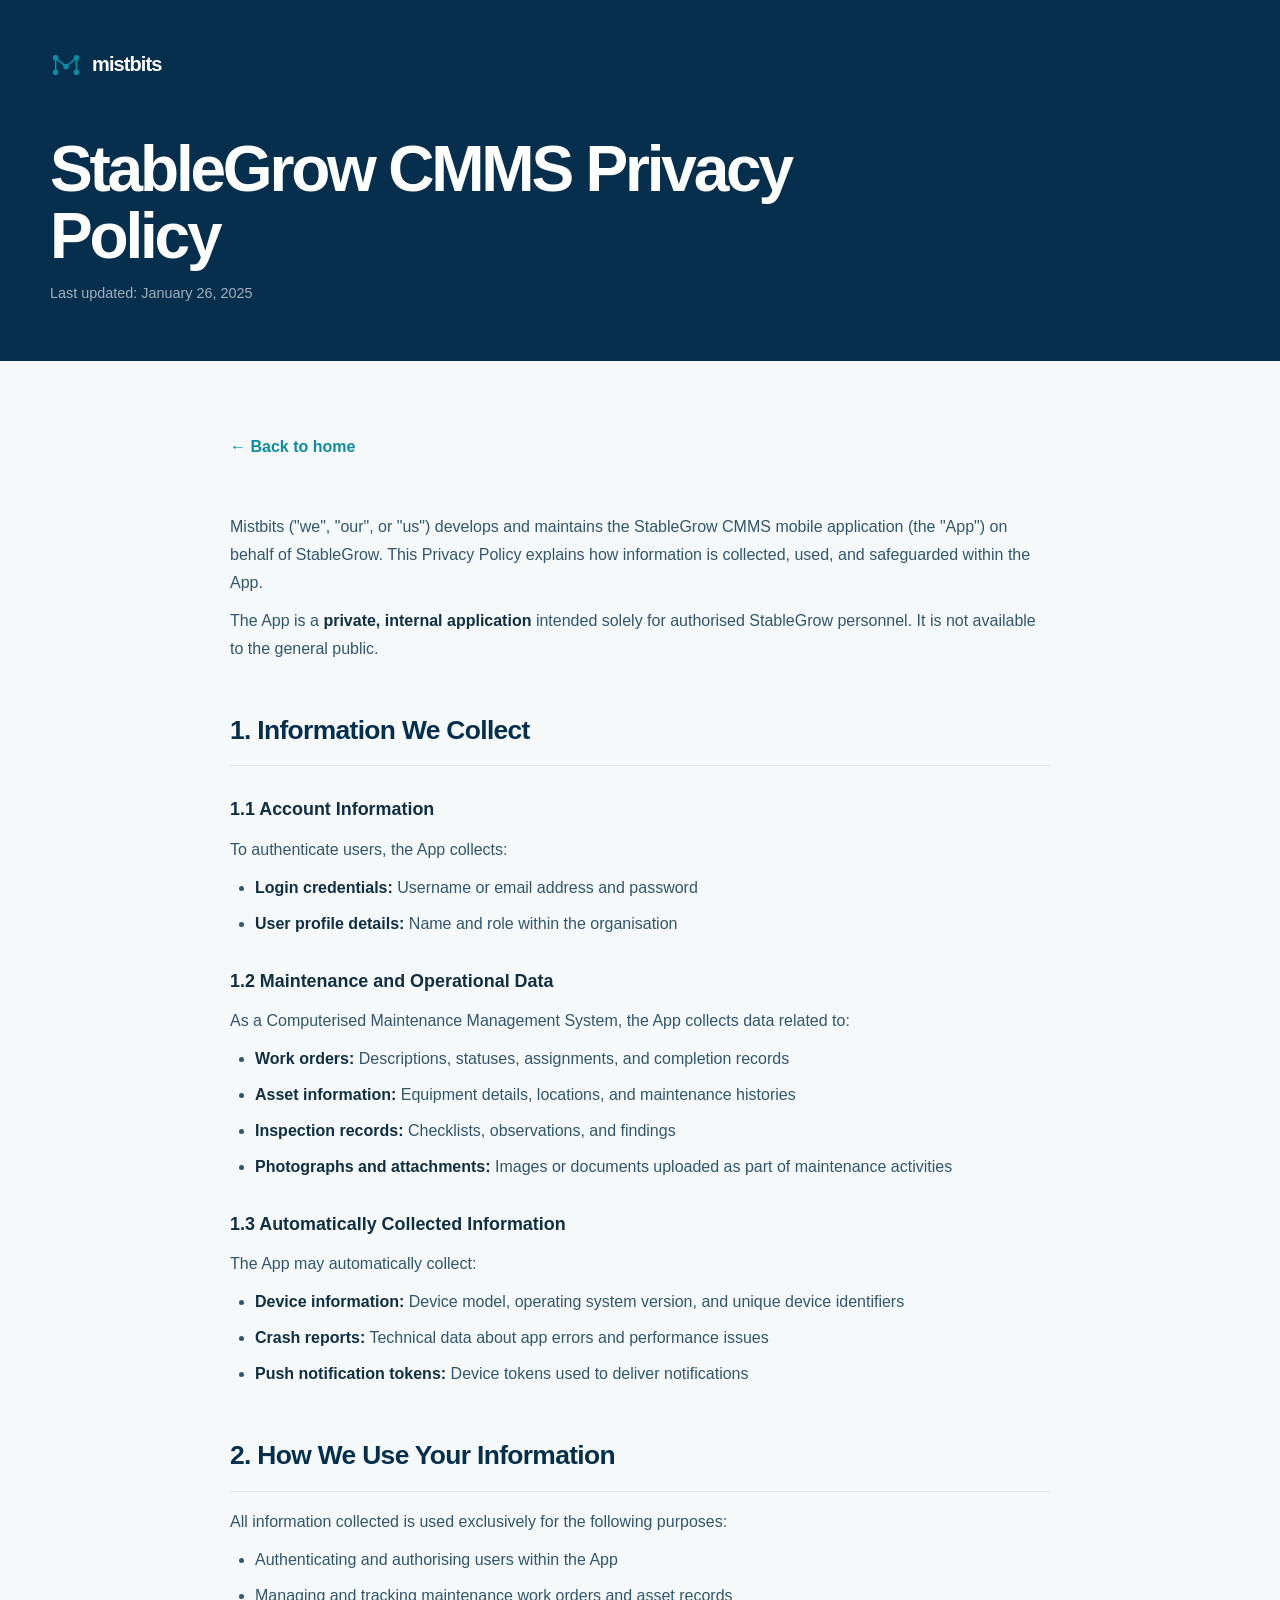
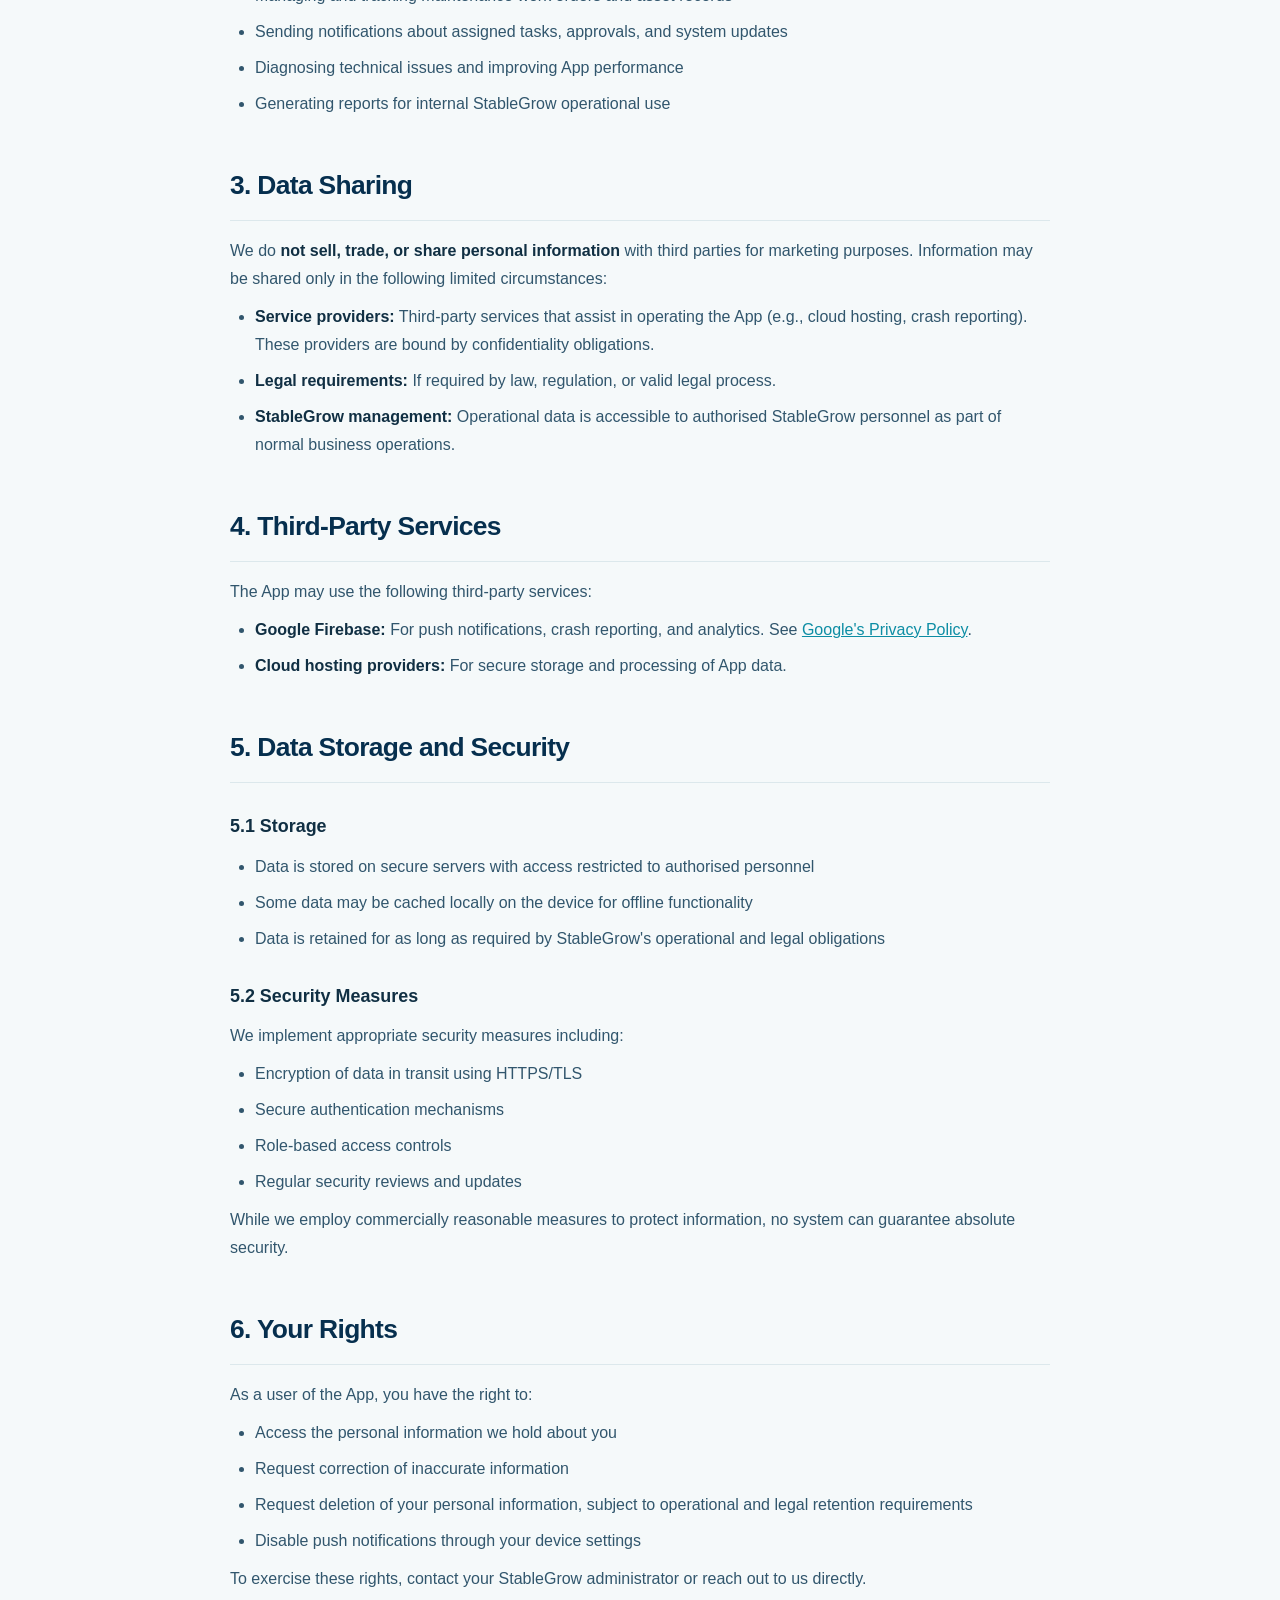
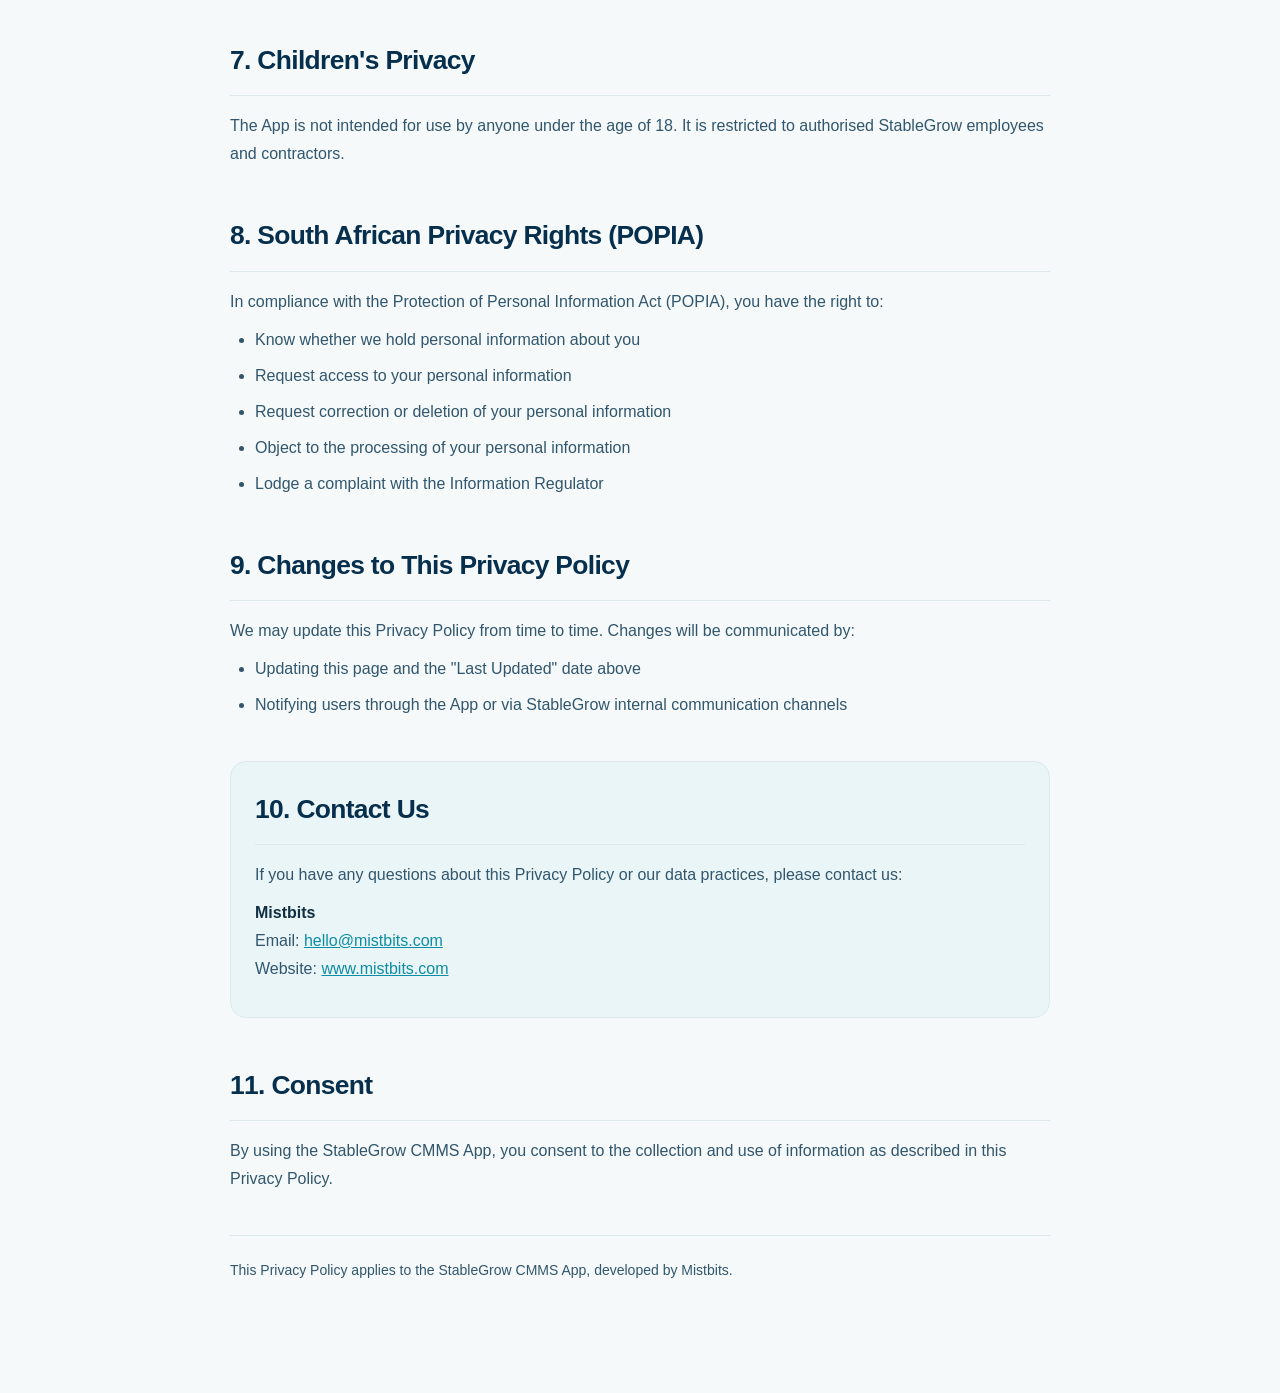
<file: stablegrow-privacy-policy.html>
<!DOCTYPE html>
<html lang="en">
<head>
  <meta charset="UTF-8" />
  <meta name="viewport" content="width=device-width, initial-scale=1.0"/>
  <title>Privacy Policy - StableGrow CMMS</title>
  <style>
    body {
      margin: 0;
      padding: 0;
      background: #2d7bb4 url('bg-1920.jpg') no-repeat center center fixed;
      background-size: cover;
      font-family: Arial, sans-serif;
      color: white;
      background-image: url('bg-1920.webp');
    }

    @media (max-width: 1300px) {
      body { background-image: url('bg-1280.webp'); }
    }

    @media (max-width: 800px) {
      body {
        background-image: url('bg-640.webp');
        background-attachment: scroll;
      }
    }

    .container {
      background: rgba(0, 0, 0, 0.85);
      max-width: 900px;
      margin: 40px auto;
      padding: 40px;
      border-radius: 10px;
      line-height: 1.6;
    }

    h1 {
      font-size: 2.5em;
      margin: 0 0 10px 0;
      color: white;
    }

    h2 {
      font-size: 1.8em;
      margin: 30px 0 15px 0;
      color: #7ec9ff;
      border-bottom: 2px solid #7ec9ff;
      padding-bottom: 5px;
    }

    h3 {
      font-size: 1.3em;
      margin: 20px 0 10px 0;
      color: #a8d8ff;
    }

    p {
      margin: 10px 0;
    }

    ul {
      margin: 10px 0;
      padding-left: 25px;
    }

    li {
      margin: 8px 0;
    }

    .last-updated {
      font-size: 0.9em;
      color: #ccc;
      margin-bottom: 30px;
    }

    .back-link {
      display: inline-block;
      margin-bottom: 20px;
      padding: 8px 16px;
      background: transparent;
      border: 1px solid white;
      color: white;
      border-radius: 5px;
      text-decoration: none;
    }

    .back-link:hover {
      background: rgba(255, 255, 255, 0.1);
    }

    .contact-box {
      background: rgba(126, 201, 255, 0.2);
      border: 1px solid #7ec9ff;
      padding: 20px;
      border-radius: 5px;
      margin: 20px 0;
    }

    strong {
      color: #a8d8ff;
    }

    a {
      color: #7ec9ff;
    }

    @media (max-width: 800px) {
      .container {
        margin: 20px;
        padding: 25px;
      }

      h1 {
        font-size: 2em;
      }

      h2 {
        font-size: 1.5em;
      }
    }
  </style>
  <link rel="icon" href="favicon.ico" type="image/x-icon">
  <link rel="stylesheet" href="styles.css">
</head>
<body class="legal-page">
  <header class="legal-header">
    <div class="shell">
      <a class="brand" href="index.html" aria-label="Mistbits home">
        <svg class="brand__mark" viewBox="0 0 40 40" aria-hidden="true">
          <path d="M7 29V11l13 11 13-11v18"></path>
          <circle cx="7" cy="11" r="2.5"></circle><circle cx="20" cy="22" r="2.5"></circle><circle cx="33" cy="11" r="2.5"></circle><circle cx="7" cy="29" r="2.5"></circle><circle cx="33" cy="29" r="2.5"></circle>
        </svg>
        <span>mistbits</span>
      </a>
      <h1>StableGrow CMMS Privacy Policy</h1>
      <div class="last-updated">Last updated: January 26, 2025</div>
    </div>
  </header>

  <main class="legal-container">
    <a href="index.html" class="legal-back">&larr; Back to home</a>

    <p>Mistbits ("we", "our", or "us") develops and maintains the StableGrow CMMS mobile application (the "App") on behalf of StableGrow. This Privacy Policy explains how information is collected, used, and safeguarded within the App.</p>

    <p>The App is a <strong>private, internal application</strong> intended solely for authorised StableGrow personnel. It is not available to the general public.</p>

    <h2>1. Information We Collect</h2>

    <h3>1.1 Account Information</h3>
    <p>To authenticate users, the App collects:</p>
    <ul>
      <li><strong>Login credentials:</strong> Username or email address and password</li>
      <li><strong>User profile details:</strong> Name and role within the organisation</li>
    </ul>

    <h3>1.2 Maintenance and Operational Data</h3>
    <p>As a Computerised Maintenance Management System, the App collects data related to:</p>
    <ul>
      <li><strong>Work orders:</strong> Descriptions, statuses, assignments, and completion records</li>
      <li><strong>Asset information:</strong> Equipment details, locations, and maintenance histories</li>
      <li><strong>Inspection records:</strong> Checklists, observations, and findings</li>
      <li><strong>Photographs and attachments:</strong> Images or documents uploaded as part of maintenance activities</li>
    </ul>

    <h3>1.3 Automatically Collected Information</h3>
    <p>The App may automatically collect:</p>
    <ul>
      <li><strong>Device information:</strong> Device model, operating system version, and unique device identifiers</li>
      <li><strong>Crash reports:</strong> Technical data about app errors and performance issues</li>
      <li><strong>Push notification tokens:</strong> Device tokens used to deliver notifications</li>
    </ul>

    <h2>2. How We Use Your Information</h2>

    <p>All information collected is used exclusively for the following purposes:</p>
    <ul>
      <li>Authenticating and authorising users within the App</li>
      <li>Managing and tracking maintenance work orders and asset records</li>
      <li>Sending notifications about assigned tasks, approvals, and system updates</li>
      <li>Diagnosing technical issues and improving App performance</li>
      <li>Generating reports for internal StableGrow operational use</li>
    </ul>

    <h2>3. Data Sharing</h2>

    <p>We do <strong>not sell, trade, or share personal information</strong> with third parties for marketing purposes. Information may be shared only in the following limited circumstances:</p>
    <ul>
      <li><strong>Service providers:</strong> Third-party services that assist in operating the App (e.g., cloud hosting, crash reporting). These providers are bound by confidentiality obligations.</li>
      <li><strong>Legal requirements:</strong> If required by law, regulation, or valid legal process.</li>
      <li><strong>StableGrow management:</strong> Operational data is accessible to authorised StableGrow personnel as part of normal business operations.</li>
    </ul>

    <h2>4. Third-Party Services</h2>

    <p>The App may use the following third-party services:</p>
    <ul>
      <li><strong>Google Firebase:</strong> For push notifications, crash reporting, and analytics. See <a href="https://policies.google.com/privacy">Google's Privacy Policy</a>.</li>
      <li><strong>Cloud hosting providers:</strong> For secure storage and processing of App data.</li>
    </ul>

    <h2>5. Data Storage and Security</h2>

    <h3>5.1 Storage</h3>
    <ul>
      <li>Data is stored on secure servers with access restricted to authorised personnel</li>
      <li>Some data may be cached locally on the device for offline functionality</li>
      <li>Data is retained for as long as required by StableGrow's operational and legal obligations</li>
    </ul>

    <h3>5.2 Security Measures</h3>
    <p>We implement appropriate security measures including:</p>
    <ul>
      <li>Encryption of data in transit using HTTPS/TLS</li>
      <li>Secure authentication mechanisms</li>
      <li>Role-based access controls</li>
      <li>Regular security reviews and updates</li>
    </ul>
    <p>While we employ commercially reasonable measures to protect information, no system can guarantee absolute security.</p>

    <h2>6. Your Rights</h2>

    <p>As a user of the App, you have the right to:</p>
    <ul>
      <li>Access the personal information we hold about you</li>
      <li>Request correction of inaccurate information</li>
      <li>Request deletion of your personal information, subject to operational and legal retention requirements</li>
      <li>Disable push notifications through your device settings</li>
    </ul>
    <p>To exercise these rights, contact your StableGrow administrator or reach out to us directly.</p>

    <h2>7. Children's Privacy</h2>

    <p>The App is not intended for use by anyone under the age of 18. It is restricted to authorised StableGrow employees and contractors.</p>

    <h2>8. South African Privacy Rights (POPIA)</h2>

    <p>In compliance with the Protection of Personal Information Act (POPIA), you have the right to:</p>
    <ul>
      <li>Know whether we hold personal information about you</li>
      <li>Request access to your personal information</li>
      <li>Request correction or deletion of your personal information</li>
      <li>Object to the processing of your personal information</li>
      <li>Lodge a complaint with the Information Regulator</li>
    </ul>

    <h2>9. Changes to This Privacy Policy</h2>

    <p>We may update this Privacy Policy from time to time. Changes will be communicated by:</p>
    <ul>
      <li>Updating this page and the "Last Updated" date above</li>
      <li>Notifying users through the App or via StableGrow internal communication channels</li>
    </ul>

    <div class="contact-box">
      <h2>10. Contact Us</h2>
      <p>If you have any questions about this Privacy Policy or our data practices, please contact us:</p>
      <p>
        <strong>Mistbits</strong><br>
        Email: <a href="mailto:hello@mistbits.com">hello@mistbits.com</a><br>
        Website: <a href="https://www.mistbits.com">www.mistbits.com</a>
      </p>
    </div>

    <h2>11. Consent</h2>

    <p>By using the StableGrow CMMS App, you consent to the collection and use of information as described in this Privacy Policy.</p>

    <p class="legal-note">This Privacy Policy applies to the StableGrow CMMS App, developed by Mistbits.</p>
  </main>
</body>
</html>
</file>
<file: styles.css>
:root {
  --navy: #062f4e;
  --navy-deep: #04263f;
  --ink: #102f43;
  --ink-soft: #31566d;
  --teal: #0d8da4;
  --teal-light: #59c8d7;
  --surface: #f5f9fa;
  --surface-blue: #eaf5f7;
  --white: #ffffff;
  --muted: #6c8492;
  --line: #dce8ec;
  --shell: min(1180px, calc(100vw - 48px));
}

* {
  box-sizing: border-box;
}

html {
  scroll-behavior: smooth;
}

body {
  margin: 0;
  background: var(--white);
  color: var(--ink);
  font-family: Inter, ui-sans-serif, -apple-system, BlinkMacSystemFont, "Segoe UI", sans-serif;
  font-size: 16px;
  line-height: 1.65;
  -webkit-font-smoothing: antialiased;
}

::selection {
  background: var(--teal-light);
  color: var(--navy-deep);
}

a {
  color: inherit;
}

img,
svg {
  display: block;
  max-width: 100%;
}

.shell {
  width: var(--shell);
  margin-inline: auto;
}

.skip-link {
  position: fixed;
  z-index: 100;
  top: 12px;
  left: 12px;
  padding: 9px 16px;
  border-radius: 999px;
  background: var(--navy);
  color: var(--white);
  font-size: 0.875rem;
  font-weight: 700;
  text-decoration: none;
  transform: translateY(-160%);
  transition: transform 160ms ease;
}

.skip-link:focus {
  transform: translateY(0);
}

.site-header {
  position: sticky;
  z-index: 40;
  top: 0;
  border-bottom: 1px solid rgba(16, 47, 67, 0.09);
  background: rgba(255, 255, 255, 0.96);
  backdrop-filter: blur(16px);
}

.site-header__inner {
  display: flex;
  min-height: 78px;
  align-items: center;
  justify-content: space-between;
}

.brand {
  display: inline-flex;
  align-items: center;
  gap: 10px;
  color: var(--navy);
  font-size: 1.25rem;
  font-weight: 760;
  letter-spacing: -0.045em;
  text-decoration: none;
}

.brand__mark {
  width: 32px;
  height: 32px;
  overflow: visible;
  fill: var(--teal);
  stroke: var(--teal);
  stroke-linecap: round;
  stroke-linejoin: round;
  stroke-width: 2;
}

.brand__mark path {
  fill: none;
}

.primary-nav {
  display: flex;
  align-items: center;
  gap: clamp(22px, 3vw, 38px);
  color: var(--ink-soft);
  font-size: 0.875rem;
  font-weight: 650;
}

.primary-nav a {
  text-decoration: none;
  transition: color 160ms ease, background 160ms ease, transform 160ms ease;
}

.primary-nav > a:not(.nav-contact):hover,
.primary-nav > a:not(.nav-contact):focus-visible {
  color: var(--teal);
}

.nav-contact {
  display: inline-flex;
  min-height: 42px;
  align-items: center;
  gap: 12px;
  padding: 9px 17px;
  border-radius: 999px;
  background: var(--navy);
  color: var(--white);
}

.nav-contact:hover,
.nav-contact:focus-visible {
  background: var(--teal);
  transform: translateY(-1px);
}

.hero {
  overflow: hidden;
  background:
    radial-gradient(circle at 88% 8%, rgba(89, 200, 215, 0.2), transparent 31%),
    var(--surface);
}

.hero__grid {
  display: grid;
  min-height: 680px;
  padding-block: clamp(64px, 7vw, 96px);
  grid-template-columns: minmax(0, 0.88fr) minmax(440px, 1.12fr);
  align-items: center;
  gap: clamp(52px, 7vw, 96px);
}

.hero__copy {
  max-width: 610px;
}

.eyebrow {
  margin: 0 0 20px;
  color: var(--teal);
  font-size: 0.72rem;
  font-weight: 780;
  letter-spacing: 0.19em;
  line-height: 1.4;
  text-transform: uppercase;
}

.eyebrow span {
  padding-inline: 5px;
  color: #9bb0ba;
}

.hero h1,
.about-hero h1 {
  margin: 0;
  font-size: clamp(3.8rem, 6.2vw, 5.65rem);
  font-weight: 650;
  letter-spacing: -0.066em;
  line-height: 0.98;
}

.hero__lede {
  max-width: 590px;
  margin: 28px 0 0;
  color: var(--ink-soft);
  font-size: clamp(1.04rem, 1.4vw, 1.2rem);
  line-height: 1.7;
}

.button-row {
  display: flex;
  flex-wrap: wrap;
  align-items: center;
  gap: 25px;
  margin-top: 36px;
}

.button {
  display: inline-flex;
  min-height: 50px;
  align-items: center;
  justify-content: center;
  gap: 18px;
  padding: 12px 22px;
  border-radius: 999px;
  font-size: 0.875rem;
  font-weight: 720;
  text-decoration: none;
  transition: background 160ms ease, box-shadow 160ms ease, transform 160ms ease;
}

.button--primary {
  background: var(--teal);
  box-shadow: 0 12px 30px rgba(13, 141, 164, 0.2);
  color: var(--white);
}

.button--primary:hover,
.button--primary:focus-visible {
  background: #087b91;
  box-shadow: 0 16px 34px rgba(13, 141, 164, 0.28);
  transform: translateY(-2px);
}

.text-link {
  display: inline-flex;
  align-items: center;
  gap: 10px;
  color: var(--navy);
  font-size: 0.9rem;
  font-weight: 720;
  text-underline-offset: 5px;
  text-decoration-thickness: 1px;
  transition: color 160ms ease;
}

.text-link:hover,
.text-link:focus-visible {
  color: var(--teal);
}

.hero__visual {
  position: relative;
  height: clamp(470px, 44vw, 590px);
  overflow: hidden;
  border: 1px solid rgba(16, 47, 67, 0.08);
  border-radius: 30px;
  background: var(--navy);
  box-shadow: 0 28px 70px rgba(6, 47, 78, 0.18);
}

.hero__visual::after {
  position: absolute;
  inset: 0;
  background: linear-gradient(180deg, transparent 60%, rgba(4, 38, 63, 0.22));
  content: "";
  pointer-events: none;
}

.hero__visual picture,
.hero__visual img {
  width: 100%;
  height: 100%;
}

.hero__visual img {
  object-fit: cover;
  object-position: 68% center;
}

.section {
  padding-block: clamp(88px, 9vw, 124px);
}

.split-heading {
  display: grid;
  grid-template-columns: minmax(0, 1fr) minmax(280px, 0.64fr);
  align-items: end;
  gap: clamp(48px, 9vw, 130px);
}

.split-heading h2,
.section-heading h2,
.story-grid h2,
.partnership-card h2 {
  max-width: 750px;
  margin: 0;
  font-size: clamp(2.65rem, 4.6vw, 4.35rem);
  font-weight: 630;
  letter-spacing: -0.057em;
  line-height: 1.03;
}

.section-intro {
  max-width: 490px;
  margin: 0;
  color: var(--ink-soft);
  font-size: 1.05rem;
  line-height: 1.75;
}

.service-list {
  margin-top: clamp(55px, 7vw, 84px);
  border-top: 1px solid var(--line);
}

.service-list article {
  display: grid;
  padding-block: 30px;
  border-bottom: 1px solid var(--line);
  grid-template-columns: 92px minmax(0, 1fr);
}

.service-list article > span,
.principle-list article > span {
  padding-top: 4px;
  color: var(--teal);
  font-size: 0.72rem;
  font-weight: 760;
  letter-spacing: 0.12em;
}

.service-list article > div {
  display: grid;
  grid-template-columns: minmax(210px, 0.75fr) minmax(280px, 1fr);
  gap: clamp(35px, 7vw, 100px);
}

.service-list h3,
.platform-card h3,
.principle-list h3 {
  margin: 0;
  font-size: 1.35rem;
  font-weight: 680;
  letter-spacing: -0.025em;
  line-height: 1.3;
}

.service-list p {
  max-width: 580px;
  margin: 0;
  color: var(--muted);
}

.platform-section {
  border-block: 1px solid var(--line);
  background: var(--surface);
}

.section-heading {
  margin-bottom: clamp(46px, 6vw, 70px);
}

.platform-grid {
  display: grid;
  grid-template-columns: repeat(2, minmax(0, 1fr));
  gap: 24px;
}

.platform-card {
  overflow: hidden;
  border: 1px solid var(--line);
  border-radius: 24px;
  background: var(--white);
  box-shadow: 0 16px 45px rgba(6, 47, 78, 0.07);
}

.platform-card__image {
  height: 310px;
  overflow: hidden;
  background: var(--navy);
}

.platform-card__image picture,
.platform-card__image img {
  width: 100%;
  height: 100%;
}

.platform-card__image img {
  object-fit: cover;
  transition: transform 500ms ease;
}

.platform-card__image--field img {
  object-position: 69% center;
}

.platform-card:hover .platform-card__image img {
  transform: scale(1.025);
}

.platform-card__body {
  padding: clamp(28px, 4vw, 42px);
}

.platform-card__label {
  margin: 0 0 12px;
  color: var(--teal);
  font-size: 0.72rem;
  font-weight: 780;
  letter-spacing: 0.18em;
  text-transform: uppercase;
}

.platform-card h3 {
  font-size: clamp(1.7rem, 2.8vw, 2.25rem);
}

.platform-card__body > p:not(.platform-card__label) {
  min-height: 84px;
  margin: 17px 0 25px;
  color: var(--muted);
  line-height: 1.7;
}

.partnership-section {
  background: var(--white);
}

.partnership-card {
  display: grid;
  padding: clamp(42px, 7vw, 80px);
  border-radius: 28px;
  background:
    radial-gradient(circle at 88% 15%, rgba(89, 200, 215, 0.3), transparent 30%),
    var(--surface-blue);
  grid-template-columns: minmax(0, 1fr) minmax(300px, 0.78fr);
  gap: clamp(50px, 9vw, 130px);
}

.partnership-card h2 {
  max-width: 580px;
}

.partnership-copy {
  align-self: end;
}

.partnership-copy p {
  margin: 0 0 28px;
  color: var(--ink-soft);
  font-size: 1.05rem;
  line-height: 1.75;
}

.contact-section {
  overflow: hidden;
  padding-block: clamp(86px, 9vw, 120px);
  background:
    radial-gradient(circle at 75% 15%, rgba(89, 200, 215, 0.15), transparent 35%),
    var(--navy);
  color: var(--white);
}

.contact-section .eyebrow {
  color: var(--teal-light);
}

.contact-section h2 {
  max-width: 900px;
  margin: 0;
  font-size: clamp(3rem, 6vw, 5.6rem);
  font-weight: 630;
  letter-spacing: -0.063em;
  line-height: 1;
}

.contact-email {
  display: inline-flex;
  align-items: center;
  gap: 18px;
  margin-top: 38px;
  color: var(--teal-light);
  font-size: clamp(1.15rem, 2vw, 1.5rem);
  font-weight: 680;
  text-decoration: none;
}

.contact-email:hover,
.contact-email:focus-visible {
  color: var(--white);
}

.site-footer {
  border-top: 1px solid var(--line);
  background: var(--white);
}

.site-footer__inner {
  display: grid;
  min-height: 170px;
  grid-template-columns: auto minmax(230px, 1fr) auto;
  align-items: center;
  gap: 48px;
}

.site-footer__inner > p {
  max-width: 380px;
  margin: 0;
  color: var(--muted);
  font-size: 0.875rem;
}

.site-footer nav {
  display: flex;
  gap: 25px;
  color: var(--ink-soft);
  font-size: 0.83rem;
  font-weight: 640;
}

.site-footer nav a {
  text-decoration: none;
}

.site-footer nav a:hover,
.site-footer nav a:focus-visible {
  color: var(--teal);
}

.site-footer__copyright {
  grid-column: 1 / -1;
  padding: 16px 0 22px;
  border-top: 1px solid var(--line);
  color: var(--muted);
  font-size: 0.75rem;
}

/* About */

.about-hero {
  padding-block: clamp(100px, 12vw, 160px);
  background:
    radial-gradient(circle at 78% 18%, rgba(89, 200, 215, 0.18), transparent 32%),
    var(--navy);
  color: var(--white);
}

.about-hero__inner {
  max-width: 1180px;
}

.about-hero .eyebrow {
  color: var(--teal-light);
}

.about-hero h1 {
  max-width: 900px;
}

.about-hero__inner > p:last-child {
  max-width: 660px;
  margin: 30px 0 0;
  color: rgba(255, 255, 255, 0.72);
  font-size: clamp(1.05rem, 1.6vw, 1.25rem);
  line-height: 1.7;
}

.story-grid {
  display: grid;
  grid-template-columns: minmax(0, 0.78fr) minmax(400px, 1.22fr);
  gap: clamp(65px, 11vw, 160px);
}

.story-grid h2 {
  font-size: clamp(2.5rem, 4.3vw, 4rem);
}

.story-copy p {
  margin: 0 0 24px;
  color: var(--muted);
  font-size: 1.03rem;
  line-height: 1.8;
}

.story-copy .story-lead {
  color: var(--ink);
  font-size: clamp(1.25rem, 2vw, 1.55rem);
  font-weight: 570;
  letter-spacing: -0.025em;
  line-height: 1.55;
}

.principles-section {
  border-top: 1px solid var(--line);
  background: var(--surface);
}

.principle-list {
  display: grid;
  margin-top: clamp(55px, 7vw, 80px);
  border-top: 1px solid var(--line);
  grid-template-columns: repeat(3, minmax(0, 1fr));
}

.principle-list article {
  padding: 30px clamp(24px, 4vw, 48px) 6px 0;
}

.principle-list article + article {
  padding-left: clamp(24px, 4vw, 48px);
  border-left: 1px solid var(--line);
}

.principle-list h3 {
  margin-top: 38px;
}

.principle-list p {
  margin: 16px 0 0;
  color: var(--muted);
  line-height: 1.75;
}

/* Legal pages */

.legal-page {
  min-height: 100vh;
  background: var(--surface) !important;
  color: var(--ink) !important;
}

.legal-header {
  padding: 48px 0 55px;
  background: var(--navy);
  color: var(--white);
}

.legal-header .brand {
  margin-bottom: 55px;
  color: var(--white);
}

.legal-header h1 {
  max-width: 900px;
  margin: 0 0 12px;
  color: var(--white);
  font-size: clamp(2.4rem, 5vw, 4rem);
  font-weight: 640;
  letter-spacing: -0.05em;
  line-height: 1.05;
}

.legal-header .last-updated {
  margin: 0;
  color: rgba(255, 255, 255, 0.62);
}

.legal-container {
  width: min(820px, calc(100vw - 48px));
  margin: 0 auto;
  padding: 72px 0 100px;
  background: transparent;
  color: var(--ink);
  line-height: 1.75;
}

.legal-container .legal-back {
  display: inline-flex;
  margin-bottom: 42px;
  padding: 0;
  border: 0;
  color: var(--teal);
  font-weight: 700;
  text-decoration: none;
}

.legal-container .legal-back:hover,
.legal-container .legal-back:focus-visible {
  background: transparent;
  color: var(--navy);
}

.legal-page .legal-container h2 {
  margin: 44px 0 16px;
  padding: 0 0 12px;
  border-bottom: 1px solid var(--line);
  color: var(--navy);
  font-size: 1.65rem;
  letter-spacing: -0.025em;
}

.legal-page .legal-container h3 {
  margin: 28px 0 8px;
  color: var(--ink);
  font-size: 1.12rem;
}

.legal-page .legal-container p,
.legal-page .legal-container li {
  color: var(--ink-soft);
}

.legal-page .legal-container a {
  color: var(--teal);
}

.legal-page .legal-container strong {
  color: var(--ink);
}

.legal-page .contact-box {
  margin: 42px 0 28px;
  padding: 24px;
  border: 1px solid var(--line);
  border-radius: 16px;
  background: var(--surface-blue);
}

.legal-page .contact-box h2 {
  margin-top: 0;
}

.legal-note {
  margin-top: 42px !important;
  padding-top: 22px;
  border-top: 1px solid var(--line);
  font-size: 0.875rem;
}

@media (max-width: 960px) {
  .hero__grid {
    min-height: auto;
    grid-template-columns: 1fr;
    gap: 55px;
  }

  .hero__copy {
    max-width: 760px;
  }

  .hero__visual {
    height: min(540px, 65vw);
  }

  .split-heading,
  .partnership-card,
  .story-grid {
    grid-template-columns: 1fr;
    gap: 38px;
  }

  .section-intro {
    max-width: 680px;
  }

  .service-list article > div {
    gap: 35px;
  }

  .platform-card__image {
    height: 270px;
  }

  .principle-list {
    grid-template-columns: 1fr;
  }

  .principle-list article,
  .principle-list article + article {
    display: grid;
    padding: 27px 0;
    border-bottom: 1px solid var(--line);
    border-left: 0;
    grid-template-columns: 70px minmax(210px, 0.7fr) 1fr;
    gap: 22px;
  }

  .principle-list h3,
  .principle-list p {
    margin: 0;
  }
}

@media (max-width: 720px) {
  :root {
    --shell: calc(100vw - 32px);
  }

  .site-header__inner {
    min-height: 72px;
  }

  .brand {
    font-size: 1.16rem;
  }

  .brand__mark {
    width: 29px;
    height: 29px;
  }

  .primary-nav {
    gap: 10px;
  }

  .primary-nav > a:not(.nav-contact) {
    display: none;
  }

  .nav-contact {
    min-height: 40px;
    padding: 8px 14px;
    font-size: 0.8rem;
  }

  .hero__grid {
    padding-block: 62px 72px;
    gap: 45px;
  }

  .hero h1,
  .about-hero h1 {
    font-size: clamp(3.05rem, 15vw, 4.25rem);
  }

  .hero__lede {
    margin-top: 24px;
    font-size: 1rem;
  }

  .button-row {
    align-items: flex-start;
    flex-direction: column;
    gap: 21px;
    margin-top: 31px;
  }

  .button {
    width: 100%;
    justify-content: space-between;
  }

  .hero__visual {
    height: 360px;
    border-radius: 22px;
  }

  .hero__visual img {
    object-position: 69% center;
  }

  .section {
    padding-block: 78px;
  }

  .split-heading h2,
  .section-heading h2,
  .story-grid h2,
  .partnership-card h2 {
    font-size: clamp(2.35rem, 12vw, 3.25rem);
  }

  .service-list {
    margin-top: 46px;
  }

  .service-list article {
    grid-template-columns: 46px 1fr;
  }

  .service-list article > div {
    display: block;
  }

  .service-list p {
    margin-top: 12px;
  }

  .platform-grid {
    grid-template-columns: 1fr;
  }

  .platform-card__image {
    height: 240px;
  }

  .platform-card__body > p:not(.platform-card__label) {
    min-height: 0;
  }

  .partnership-card {
    padding: 36px 27px;
    border-radius: 22px;
  }

  .contact-section h2 {
    font-size: clamp(2.9rem, 14vw, 4rem);
  }

  .site-footer__inner {
    display: flex;
    min-height: auto;
    align-items: flex-start;
    flex-direction: column;
    gap: 25px;
    padding-block: 48px 0;
  }

  .site-footer nav {
    flex-wrap: wrap;
  }

  .site-footer__copyright {
    width: 100%;
    margin-top: 12px;
  }

  .about-hero {
    padding-block: 86px;
  }

  .story-grid {
    gap: 45px;
  }

  .principle-list article,
  .principle-list article + article {
    display: grid;
    grid-template-columns: 45px 1fr;
    gap: 18px;
  }

  .principle-list p {
    grid-column: 2;
  }

  .legal-header {
    padding: 36px 0 42px;
  }

  .legal-header .brand {
    margin-bottom: 42px;
  }

  .legal-container {
    width: calc(100vw - 32px);
    padding: 55px 0 80px;
  }
}

@media (prefers-reduced-motion: reduce) {
  html {
    scroll-behavior: auto;
  }

  *,
  *::before,
  *::after {
    scroll-behavior: auto !important;
    animation-duration: 0.01ms !important;
    animation-iteration-count: 1 !important;
    transition-duration: 0.01ms !important;
  }
}
</file>
